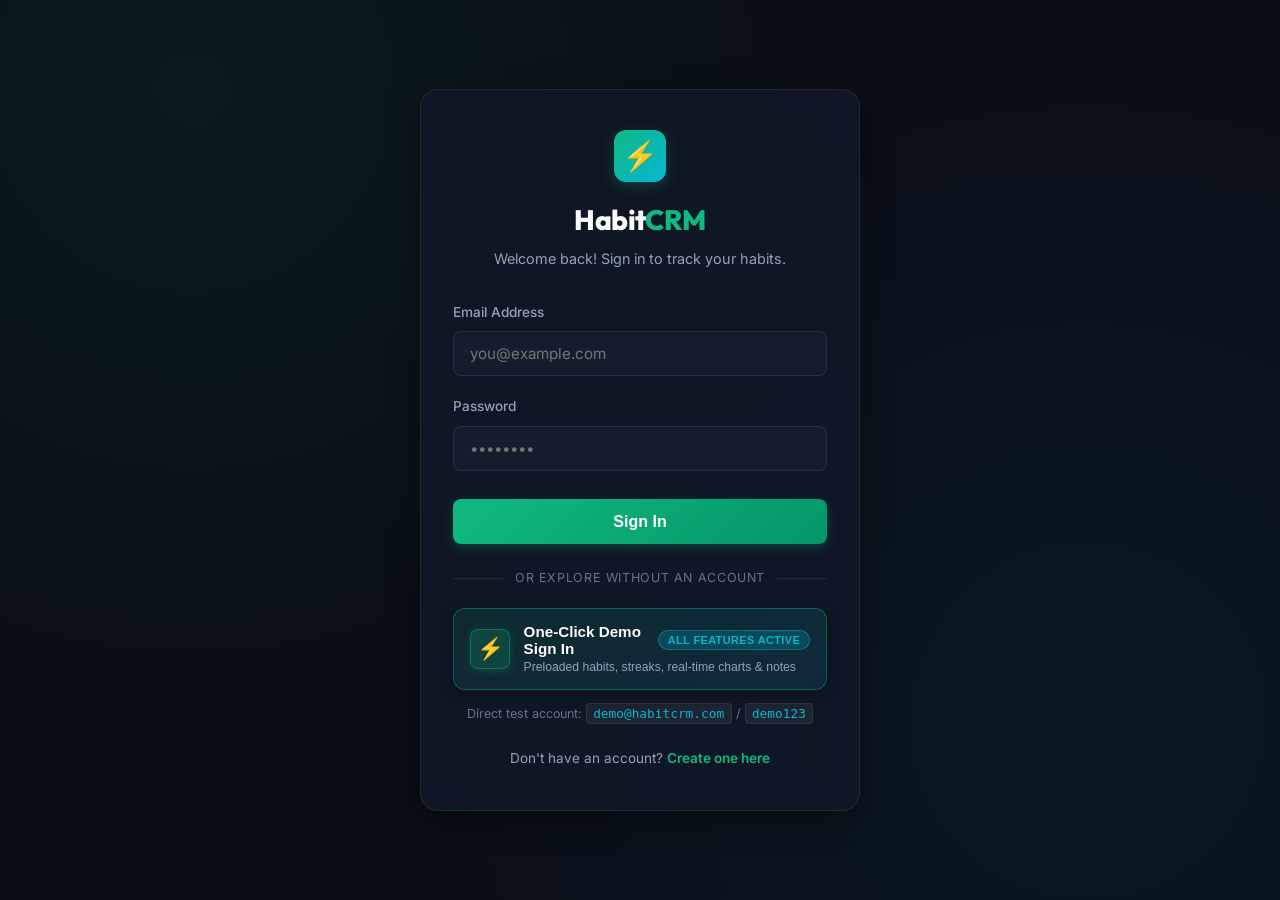
<file: templates/login.html>
<!DOCTYPE html>
<html lang="en">
<head>
    <meta charset="UTF-8">
    <meta name="viewport" content="width=device-width, initial-scale=1.0">
    <title>Sign In — Habit CRM</title>
    <meta name="description" content="Sign in to your personal Habit CRM and Life OS daily consistency tracker.">
    <!-- Google Fonts: Inter & Outfit -->
    <link rel="preconnect" href="https://fonts.googleapis.com">
    <link rel="preconnect" href="https://fonts.gstatic.com" crossorigin>
    <link href="https://fonts.googleapis.com/css2?family=Inter:wght@300;400;500;600;700&family=Outfit:wght@600;700;800&display=swap" rel="stylesheet">
    <link rel="stylesheet" href="/static/css/style.css?v=20261107_v5">
    <style>
        .auth-container {
            min-height: 100vh;
            display: flex;
            align-items: center;
            justify-content: center;
            padding: 1.5rem;
        }
        .auth-card {
            width: 100%;
            max-width: 440px;
            padding: 2.5rem 2rem;
            border-radius: var(--radius-lg);
            border: 1px solid var(--border-color);
            background: var(--bg-card);
            backdrop-filter: blur(16px);
            -webkit-backdrop-filter: blur(16px);
            box-shadow: var(--shadow-glass);
        }
        .auth-header {
            text-align: center;
            margin-bottom: 2rem;
        }
        .auth-logo {
            width: 52px;
            height: 52px;
            margin: 0 auto 1rem;
            background: linear-gradient(135deg, var(--accent-emerald), var(--accent-cyan));
            border-radius: var(--radius-md);
            display: flex;
            align-items: center;
            justify-content: center;
            font-size: 1.8rem;
            box-shadow: 0 4px 15px var(--accent-emerald-glow);
        }
        .auth-title {
            font-size: 1.75rem;
            font-weight: 800;
            color: var(--text-primary);
            margin-bottom: 0.25rem;
        }
        .auth-title span {
            color: var(--accent-emerald);
        }
        .auth-sub {
            color: var(--text-secondary);
            font-size: 0.9rem;
        }
        .auth-error {
            background: rgba(244, 63, 94, 0.15);
            border: 1px solid rgba(244, 63, 94, 0.4);
            color: #fca5a5;
            padding: 0.75rem 1rem;
            border-radius: var(--radius-sm);
            margin-bottom: 1.25rem;
            font-size: 0.85rem;
            display: none;
        }
        .auth-field {
            margin-bottom: 1.25rem;
        }
        .auth-label {
            display: block;
            margin-bottom: 0.5rem;
            font-size: 0.85rem;
            font-weight: 500;
            color: var(--text-secondary);
        }
        .auth-input {
            width: 100%;
            padding: 0.75rem 1rem;
            border-radius: var(--radius-sm);
            border: 1px solid var(--border-color);
            background: var(--bg-input);
            color: var(--text-primary);
            font-size: 0.95rem;
            font-family: inherit;
            transition: var(--transition);
        }
        .auth-input:focus {
            outline: none;
            border-color: var(--border-focus);
            box-shadow: 0 0 0 3px var(--accent-emerald-glow);
        }
        .auth-btn {
            width: 100%;
            padding: 0.85rem;
            margin-top: 0.5rem;
            font-size: 1rem;
            font-weight: 600;
        }
        .auth-divider {
            display: flex;
            align-items: center;
            text-align: center;
            margin: 1.5rem 0 1.25rem;
            color: var(--text-muted);
            font-size: 0.78rem;
            text-transform: uppercase;
            letter-spacing: 0.05em;
        }
        .auth-divider::before,
        .auth-divider::after {
            content: '';
            flex: 1;
            border-bottom: 1px solid var(--border-color);
        }
        .auth-divider span {
            padding: 0 0.75rem;
        }
        .auth-demo-btn {
            width: 100%;
            padding: 0.85rem 1rem;
            background: linear-gradient(135deg, rgba(16, 185, 129, 0.12), rgba(6, 182, 212, 0.12));
            border: 1px solid rgba(16, 185, 129, 0.4);
            border-radius: var(--radius-md);
            color: var(--text-primary);
            display: flex;
            align-items: center;
            cursor: pointer;
            transition: all 0.25s cubic-bezier(0.4, 0, 0.2, 1);
            box-shadow: 0 4px 14px rgba(0, 0, 0, 0.25);
            text-decoration: none;
            position: relative;
        }
        .auth-demo-btn:hover {
            background: linear-gradient(135deg, rgba(16, 185, 129, 0.22), rgba(6, 182, 212, 0.22));
            border-color: var(--accent-emerald);
            transform: translateY(-2px);
            box-shadow: 0 6px 20px rgba(16, 185, 129, 0.3);
        }
        .auth-demo-btn:active {
            transform: translateY(0);
        }
        .demo-btn-content {
            display: flex;
            align-items: center;
            gap: 0.85rem;
            width: 100%;
            text-align: left;
        }
        .demo-icon {
            font-size: 1.35rem;
            display: flex;
            align-items: center;
            justify-content: center;
            width: 40px;
            height: 40px;
            border-radius: var(--radius-sm);
            background: rgba(16, 185, 129, 0.2);
            border: 1px solid rgba(16, 185, 129, 0.4);
            flex-shrink: 0;
            box-shadow: 0 2px 8px var(--accent-emerald-glow);
        }
        .demo-text-wrap {
            display: flex;
            flex-direction: column;
            flex-grow: 1;
            gap: 0.2rem;
        }
        .demo-title-row {
            display: flex;
            align-items: center;
            justify-content: space-between;
            gap: 0.5rem;
        }
        .demo-title-row strong {
            font-size: 0.95rem;
            color: #ffffff;
            font-weight: 700;
        }
        .demo-badge {
            font-size: 0.68rem;
            font-weight: 700;
            text-transform: uppercase;
            letter-spacing: 0.04em;
            padding: 0.2rem 0.55rem;
            border-radius: 9999px;
            background: rgba(6, 182, 212, 0.22);
            color: var(--accent-cyan);
            border: 1px solid rgba(6, 182, 212, 0.4);
            white-space: nowrap;
        }
        .demo-subtitle {
            font-size: 0.76rem;
            color: var(--text-secondary);
            font-weight: 400;
            line-height: 1.3;
        }
        .demo-credentials-note {
            margin-top: 0.85rem;
            text-align: center;
            font-size: 0.78rem;
            color: var(--text-muted);
        }
        .demo-credentials-note code {
            background: rgba(255, 255, 255, 0.06);
            border: 1px solid var(--border-color);
            padding: 0.15rem 0.4rem;
            border-radius: 4px;
            color: var(--accent-cyan);
            font-family: monospace;
            font-size: 0.8rem;
            cursor: pointer;
            transition: var(--transition);
        }
        .demo-credentials-note code:hover {
            background: rgba(6, 182, 212, 0.15);
            border-color: var(--accent-cyan);
            color: #ffffff;
        }
        .demo-spinner {
            width: 16px;
            height: 16px;
            border: 2px solid rgba(16, 185, 129, 0.3);
            border-top-color: var(--accent-emerald);
            border-radius: 50%;
            animation: spin 0.8s linear infinite;
            display: inline-block;
        }
        @keyframes spin {
            to { transform: rotate(360deg); }
        }
        .auth-footer {
            margin-top: 1.5rem;
            text-align: center;
            font-size: 0.85rem;
            color: var(--text-secondary);
        }
        .auth-footer a {
            color: var(--accent-emerald);
            text-decoration: none;
            font-weight: 600;
        }
        .auth-footer a:hover {
            text-decoration: underline;
        }
    </style>
</head>
<body class="dark-theme">
    <div class="auth-container">
        <div class="auth-card">
            <div class="auth-header">
                <div class="auth-logo">⚡</div>
                <h1 class="auth-title">Habit<span>CRM</span></h1>
                <p class="auth-sub">Welcome back! Sign in to track your habits.</p>
            </div>

            <div id="auth-error-box" class="auth-error"></div>

            <form id="login-form" onsubmit="handleLogin(event)">
                <div class="auth-field">
                    <label for="email" class="auth-label">Email Address</label>
                    <input type="email" id="email" class="auth-input" required placeholder="you@example.com" autocomplete="email">
                </div>

                <div class="auth-field">
                    <label for="password" class="auth-label">Password</label>
                    <input type="password" id="password" class="auth-input" required placeholder="••••••••" autocomplete="current-password">
                </div>

                <button type="submit" class="btn btn-primary auth-btn" id="login-btn">Sign In</button>
            </form>

            <div class="auth-divider">
                <span>or explore without an account</span>
            </div>

            <button type="button" class="btn auth-demo-btn" id="demo-btn" onclick="handleDemoLogin(event)">
                <div class="demo-btn-content">
                    <span class="demo-icon">⚡</span>
                    <div class="demo-text-wrap">
                        <div class="demo-title-row">
                            <strong>One-Click Demo Sign In</strong>
                            <span class="demo-badge">All Features Active</span>
                        </div>
                        <span class="demo-subtitle">Preloaded habits, streaks, real-time charts &amp; notes</span>
                    </div>
                </div>
            </button>

            <div class="demo-credentials-note">
                <span>Direct test account: <code onclick="prefillDemo('demo@habitcrm.com', 'demo123')" title="Click to fill form">demo@habitcrm.com</code> / <code onclick="prefillDemo('demo@habitcrm.com', 'demo123')" title="Click to fill form">demo123</code></span>
            </div>

            <div class="auth-footer">
                Don't have an account? <a href="/register">Create one here</a>
            </div>
        </div>
    </div>

    <script>
        function prefillDemo(email, pass) {
            document.getElementById("email").value = email;
            document.getElementById("password").value = pass;
            const errBox = document.getElementById("auth-error-box");
            if (errBox) errBox.style.display = "none";
            document.getElementById("password").focus();
        }

        async function handleDemoLogin(e) {
            if (e) e.preventDefault();
            const errBox = document.getElementById("auth-error-box");
            const demoBtn = document.getElementById("demo-btn");
            const loginBtn = document.getElementById("login-btn");

            errBox.style.display = "none";
            demoBtn.disabled = true;
            loginBtn.disabled = true;

            const originalContent = demoBtn.innerHTML;
            demoBtn.innerHTML = `
                <div class="demo-btn-content" style="justify-content: center; width: 100%;">
                    <span class="demo-spinner"></span>
                    <strong style="margin-left: 0.5rem; color: #10b981;">Launching Demo Environment...</strong>
                </div>
            `;

            try {
                const res = await fetch("/api/auth/demo-login", {
                    method: "POST",
                    headers: { "Content-Type": "application/json" }
                });
                const data = await res.json();
                if (!res.ok) {
                    throw new Error(data.detail || "Unable to initialize demo account.");
                }
                window.location.href = "/";
            } catch (err) {
                errBox.textContent = err.message;
                errBox.style.display = "block";
                demoBtn.disabled = false;
                loginBtn.disabled = false;
                demoBtn.innerHTML = originalContent;
            }
        }

        async function handleLogin(e) {
            e.preventDefault();
            const email = document.getElementById("email").value.trim();
            const password = document.getElementById("password").value;
            const errBox = document.getElementById("auth-error-box");
            const btn = document.getElementById("login-btn");

            errBox.style.display = "none";
            btn.disabled = true;
            btn.textContent = "Signing in...";

            try {
                const res = await fetch("/api/auth/login", {
                    method: "POST",
                    headers: { "Content-Type": "application/json" },
                    body: JSON.stringify({ email, password })
                });
                const data = await res.json();
                if (!res.ok) {
                    throw new Error(data.detail || "Invalid credentials");
                }
                window.location.href = "/";
            } catch (err) {
                errBox.textContent = err.message;
                errBox.style.display = "block";
                btn.disabled = false;
                btn.textContent = "Sign In";
            }
        }
    </script>
</body>
</html>
</file>
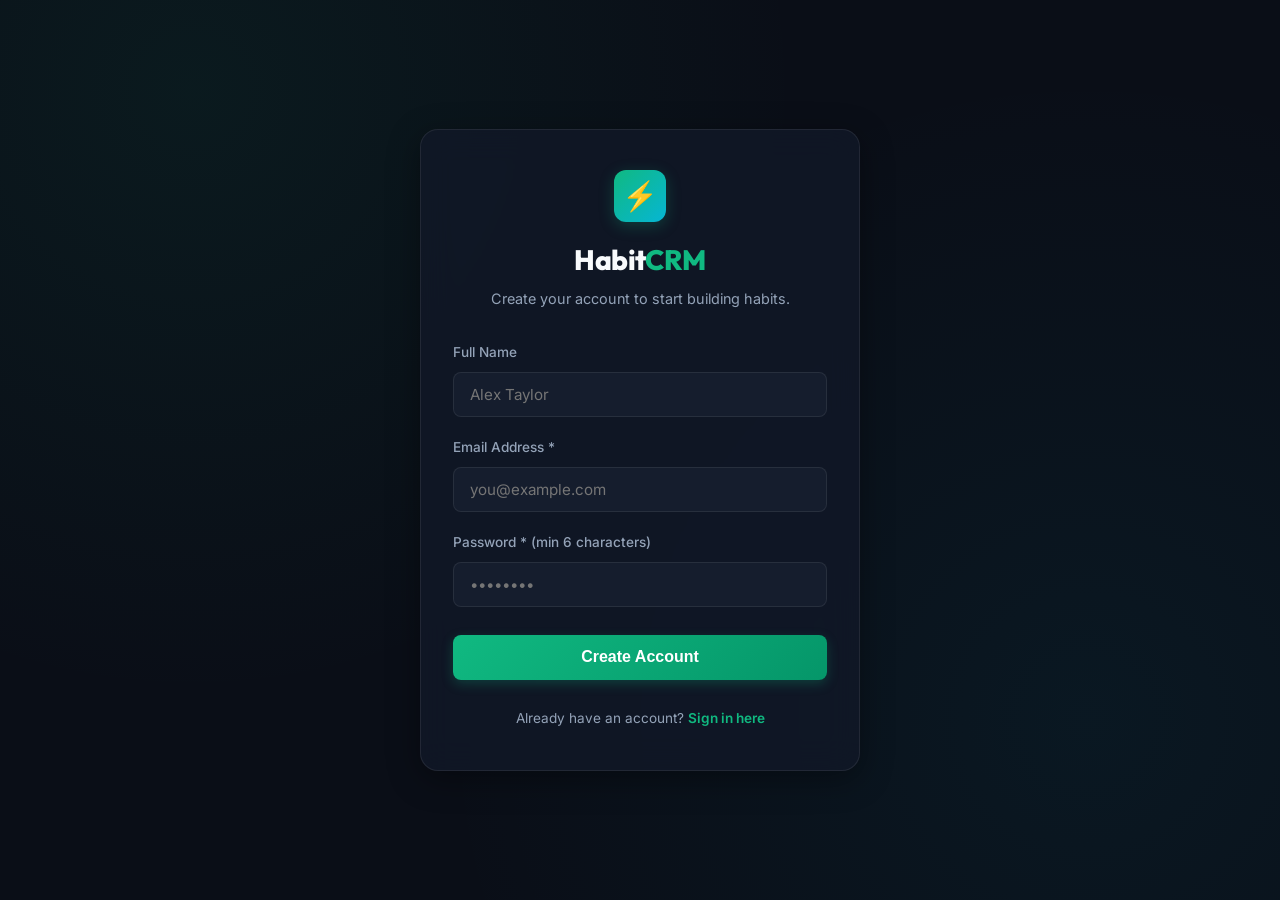
<file: templates/register.html>
<!DOCTYPE html>
<html lang="en">
<head>
    <meta charset="UTF-8">
    <meta name="viewport" content="width=device-width, initial-scale=1.0">
    <title>Create Account — Habit CRM</title>
    <meta name="description" content="Create your personal Habit CRM account to begin tracking daily consistency.">
    <!-- Google Fonts: Inter & Outfit -->
    <link rel="preconnect" href="https://fonts.googleapis.com">
    <link rel="preconnect" href="https://fonts.gstatic.com" crossorigin>
    <link href="https://fonts.googleapis.com/css2?family=Inter:wght@300;400;500;600;700&family=Outfit:wght@600;700;800&display=swap" rel="stylesheet">
    <link rel="stylesheet" href="/static/css/style.css?v=20261107_v5">
    <style>
        .auth-container {
            min-height: 100vh;
            display: flex;
            align-items: center;
            justify-content: center;
            padding: 1.5rem;
        }
        .auth-card {
            width: 100%;
            max-width: 440px;
            padding: 2.5rem 2rem;
            border-radius: var(--radius-lg);
            border: 1px solid var(--border-color);
            background: var(--bg-card);
            backdrop-filter: blur(16px);
            -webkit-backdrop-filter: blur(16px);
            box-shadow: var(--shadow-glass);
        }
        .auth-header {
            text-align: center;
            margin-bottom: 2rem;
        }
        .auth-logo {
            width: 52px;
            height: 52px;
            margin: 0 auto 1rem;
            background: linear-gradient(135deg, var(--accent-emerald), var(--accent-cyan));
            border-radius: var(--radius-md);
            display: flex;
            align-items: center;
            justify-content: center;
            font-size: 1.8rem;
            box-shadow: 0 4px 15px var(--accent-emerald-glow);
        }
        .auth-title {
            font-size: 1.75rem;
            font-weight: 800;
            color: var(--text-primary);
            margin-bottom: 0.25rem;
        }
        .auth-title span {
            color: var(--accent-emerald);
        }
        .auth-sub {
            color: var(--text-secondary);
            font-size: 0.9rem;
        }
        .auth-error {
            background: rgba(244, 63, 94, 0.15);
            border: 1px solid rgba(244, 63, 94, 0.4);
            color: #fca5a5;
            padding: 0.75rem 1rem;
            border-radius: var(--radius-sm);
            margin-bottom: 1.25rem;
            font-size: 0.85rem;
            display: none;
        }
        .auth-field {
            margin-bottom: 1.25rem;
        }
        .auth-label {
            display: block;
            margin-bottom: 0.5rem;
            font-size: 0.85rem;
            font-weight: 500;
            color: var(--text-secondary);
        }
        .auth-input {
            width: 100%;
            padding: 0.75rem 1rem;
            border-radius: var(--radius-sm);
            border: 1px solid var(--border-color);
            background: var(--bg-input);
            color: var(--text-primary);
            font-size: 0.95rem;
            font-family: inherit;
            transition: var(--transition);
        }
        .auth-input:focus {
            outline: none;
            border-color: var(--border-focus);
            box-shadow: 0 0 0 3px var(--accent-emerald-glow);
        }
        .auth-btn {
            width: 100%;
            padding: 0.85rem;
            margin-top: 0.5rem;
            font-size: 1rem;
            font-weight: 600;
        }
        .auth-footer {
            margin-top: 1.75rem;
            text-align: center;
            font-size: 0.85rem;
            color: var(--text-secondary);
        }
        .auth-footer a {
            color: var(--accent-emerald);
            text-decoration: none;
            font-weight: 600;
        }
        .auth-footer a:hover {
            text-decoration: underline;
        }
    </style>
</head>
<body class="dark-theme">
    <div class="auth-container">
        <div class="auth-card">
            <div class="auth-header">
                <div class="auth-logo">⚡</div>
                <h1 class="auth-title">Habit<span>CRM</span></h1>
                <p class="auth-sub">Create your account to start building habits.</p>
            </div>

            <div id="auth-error-box" class="auth-error"></div>

            <form id="register-form" onsubmit="handleRegister(event)">
                <div class="auth-field">
                    <label for="full_name" class="auth-label">Full Name</label>
                    <input type="text" id="full_name" class="auth-input" placeholder="Alex Taylor" autocomplete="name">
                </div>

                <div class="auth-field">
                    <label for="email" class="auth-label">Email Address *</label>
                    <input type="email" id="email" class="auth-input" required placeholder="you@example.com" autocomplete="email">
                </div>

                <div class="auth-field">
                    <label for="password" class="auth-label">Password * (min 6 characters)</label>
                    <input type="password" id="password" class="auth-input" required minlength="6" placeholder="••••••••" autocomplete="new-password">
                </div>

                <button type="submit" class="btn btn-primary auth-btn" id="reg-btn">Create Account</button>
            </form>

            <div class="auth-footer">
                Already have an account? <a href="/login">Sign in here</a>
            </div>
        </div>
    </div>

    <script>
        async function handleRegister(e) {
            e.preventDefault();
            const fullName = document.getElementById("full_name").value.trim();
            const email = document.getElementById("email").value.trim();
            const password = document.getElementById("password").value;
            const errBox = document.getElementById("auth-error-box");
            const btn = document.getElementById("reg-btn");

            errBox.style.display = "none";
            btn.disabled = true;
            btn.textContent = "Creating account...";

            try {
                const res = await fetch("/api/auth/register", {
                    method: "POST",
                    headers: { "Content-Type": "application/json" },
                    body: JSON.stringify({ email, password, full_name: fullName })
                });
                const data = await res.json();
                if (!res.ok) {
                    throw new Error(data.detail || "Registration failed");
                }
                window.location.href = data.redirect || "/onboarding";
            } catch (err) {
                errBox.textContent = err.message;
                errBox.style.display = "block";
                btn.disabled = false;
                btn.textContent = "Create Account";
            }
        }
    </script>
</body>
</html>
</file>
<file: static/css/style.css>
/* ========================================================
   HABIT CRM - MODERN PREMIUM DARK STYLING
   ======================================================== */

:root {
    --bg-main: #0a0e17;
    --bg-card: rgba(17, 24, 39, 0.85);
    --bg-card-hover: rgba(26, 36, 56, 0.9);
    --bg-input: #151d2d;
    --border-color: rgba(255, 255, 255, 0.08);
    --border-focus: #10b981;

    --text-primary: #f8fafc;
    --text-secondary: #94a3b8;
    --text-muted: #64748b;

    --accent-emerald: #10b981;
    --accent-emerald-glow: rgba(16, 185, 129, 0.25);
    --accent-cyan: #06b6d4;
    --accent-violet: #8b5cf6;
    --accent-amber: #f59e0b;
    --accent-rose: #f43f5e;

    --today-highlight: rgba(16, 185, 129, 0.08);
    --today-border: rgba(16, 185, 129, 0.35);

    --radius-sm: 8px;
    --radius-md: 12px;
    --radius-lg: 18px;
    --shadow-glass: 0 8px 32px 0 rgba(0, 0, 0, 0.37);
    --transition: all 0.25s cubic-bezier(0.4, 0, 0.2, 1);
}

* {
    box-sizing: border-box;
    margin: 0;
    padding: 0;
}

body {
    font-family: 'Inter', -apple-system, BlinkMacSystemFont, 'Segoe UI', Roboto, sans-serif;
    background-color: var(--bg-main);
    color: var(--text-primary);
    line-height: 1.6;
    min-height: 100vh;
    background-image: 
        radial-gradient(circle at 15% 10%, rgba(16, 185, 129, 0.07) 0%, transparent 45%),
        radial-gradient(circle at 85% 80%, rgba(6, 182, 212, 0.06) 0%, transparent 50%);
    background-attachment: fixed;
}

h1, h2, h3, h4, .brand-font {
    font-family: 'Outfit', sans-serif;
    letter-spacing: -0.02em;
}

/* Header */
.app-header {
    background: rgba(10, 14, 23, 0.85);
    backdrop-filter: blur(16px);
    -webkit-backdrop-filter: blur(16px);
    border-bottom: 1px solid var(--border-color);
    position: sticky;
    top: 0;
    z-index: 100;
}

.header-container {
    max-width: 1440px;
    margin: 0 auto;
    padding: 1rem 1.5rem;
    display: flex;
    align-items: center;
    justify-content: space-between;
    gap: 1.5rem;
    flex-wrap: wrap;
}

.logo-area {
    display: flex;
    align-items: center;
    gap: 0.75rem;
}

.logo-icon {
    width: 42px;
    height: 42px;
    background: linear-gradient(135deg, var(--accent-emerald), var(--accent-cyan));
    border-radius: var(--radius-md);
    display: flex;
    align-items: center;
    justify-content: center;
    font-size: 1.4rem;
    box-shadow: 0 4px 15px var(--accent-emerald-glow);
}

.logo-text h1 {
    font-size: 1.5rem;
    font-weight: 800;
    line-height: 1.1;
    color: #fff;
}

.logo-text h1 span {
    color: var(--accent-emerald);
}

.tagline {
    font-size: 0.75rem;
    color: var(--text-muted);
    font-weight: 500;
}

/* Database Badge */
.db-status-pill {
    display: flex;
    align-items: center;
    gap: 0.75rem;
    background: rgba(255, 255, 255, 0.03);
    border: 1px solid var(--border-color);
    padding: 0.4rem 0.9rem;
    border-radius: 9999px;
    font-size: 0.8rem;
}

.pulse-dot {
    width: 8px;
    height: 8px;
    border-radius: 50%;
    position: relative;
}

.pulse-dot.rds-active {
    background: #06b6d4;
    box-shadow: 0 0 10px #06b6d4;
}

.pulse-dot.local-active {
    background: #10b981;
    box-shadow: 0 0 10px #10b981;
}

.db-details {
    display: flex;
    flex-direction: column;
}

.db-title {
    font-weight: 600;
    color: var(--text-primary);
    font-size: 0.75rem;
}

.db-target {
    font-size: 0.7rem;
    color: var(--text-muted);
    max-width: 150px;
    white-space: nowrap;
    overflow: hidden;
    text-overflow: ellipsis;
}

.rds-badge {
    background: rgba(6, 182, 212, 0.2);
    color: #38bdf8;
    font-weight: 700;
    font-size: 0.65rem;
    padding: 2px 6px;
    border-radius: 4px;
    text-transform: uppercase;
}

.sqlite-badge {
    background: rgba(16, 185, 129, 0.2);
    color: #34d399;
    font-weight: 700;
    font-size: 0.65rem;
    padding: 2px 6px;
    border-radius: 4px;
    text-transform: uppercase;
}

/* Header Buttons */
.header-actions {
    display: flex;
    align-items: center;
    gap: 0.75rem;
}

.user-pill-badge {
    display: inline-flex;
    align-items: center;
    gap: 0.6rem;
    background: rgba(255, 255, 255, 0.04);
    border: 1px solid var(--border-color);
    padding: 0.35rem 0.8rem;
    border-radius: 9999px;
    font-size: 0.8rem;
}

.user-pill-name {
    font-weight: 600;
    color: var(--text-primary);
    max-width: 140px;
    white-space: nowrap;
    overflow: hidden;
    text-overflow: ellipsis;
}

.btn-logout {
    color: var(--accent-rose);
    text-decoration: none;
    font-size: 0.75rem;
    font-weight: 600;
    padding: 0.2rem 0.5rem;
    border-radius: var(--radius-sm);
    background: rgba(244, 63, 94, 0.1);
    border: 1px solid rgba(244, 63, 94, 0.25);
    transition: var(--transition);
}

.btn-logout:hover {
    background: rgba(244, 63, 94, 0.2);
    border-color: rgba(244, 63, 94, 0.4);
}

.user-demo-tag {
    font-size: 0.68rem;
    font-weight: 700;
    text-transform: uppercase;
    letter-spacing: 0.04em;
    padding: 0.15rem 0.5rem;
    border-radius: 9999px;
    background: rgba(16, 185, 129, 0.2);
    color: var(--accent-emerald);
    border: 1px solid rgba(16, 185, 129, 0.4);
}

.demo-account-banner {
    background: linear-gradient(135deg, rgba(16, 185, 129, 0.08), rgba(6, 182, 212, 0.08));
    border: 1px solid rgba(16, 185, 129, 0.3);
    border-radius: var(--radius-md);
    padding: 1rem 1.25rem;
    margin-bottom: 1.5rem;
    display: flex;
    align-items: center;
    justify-content: space-between;
    gap: 1.5rem;
    flex-wrap: wrap;
    box-shadow: 0 4px 20px rgba(0, 0, 0, 0.2);
}

.demo-banner-info {
    display: flex;
    align-items: center;
    gap: 0.85rem;
    flex: 1;
    min-width: 260px;
}

.demo-banner-sparkle {
    font-size: 1.35rem;
    line-height: 1;
    display: flex;
    align-items: center;
    justify-content: center;
    width: 38px;
    height: 38px;
    border-radius: var(--radius-sm);
    background: rgba(16, 185, 129, 0.18);
    border: 1px solid rgba(16, 185, 129, 0.35);
    flex-shrink: 0;
}

.demo-banner-info strong {
    display: block;
    font-size: 0.95rem;
    color: #ffffff;
    margin-bottom: 0.2rem;
}

.demo-banner-info p {
    font-size: 0.82rem;
    color: var(--text-secondary);
    margin: 0;
    line-height: 1.4;
}

.demo-banner-actions {
    display: flex;
    align-items: center;
    gap: 0.75rem;
    flex-wrap: wrap;
}

.btn-demo-action {
    padding: 0.5rem 0.9rem;
    border-radius: var(--radius-sm);
    font-size: 0.82rem;
    font-weight: 600;
    cursor: pointer;
    border: 1px solid var(--border-color);
    background: rgba(255, 255, 255, 0.05);
    color: var(--text-primary);
    transition: var(--transition);
    text-decoration: none;
    display: inline-flex;
    align-items: center;
    gap: 0.4rem;
}

.btn-demo-action:hover {
    background: rgba(255, 255, 255, 0.12);
    border-color: rgba(255, 255, 255, 0.2);
    transform: translateY(-1px);
}

.btn-demo-create {
    background: linear-gradient(135deg, var(--accent-emerald), #059669);
    border-color: transparent;
    color: #ffffff;
    box-shadow: 0 4px 12px var(--accent-emerald-glow);
}

.btn-demo-create:hover {
    background: linear-gradient(135deg, #10b981, #047857);
    color: #ffffff;
    box-shadow: 0 6px 16px rgba(16, 185, 129, 0.4);
}

.btn {
    display: inline-flex;
    align-items: center;
    justify-content: center;
    gap: 0.5rem;
    padding: 0.6rem 1.1rem;
    border-radius: var(--radius-sm);
    font-size: 0.85rem;
    font-weight: 600;
    cursor: pointer;
    border: none;
    transition: var(--transition);
    text-decoration: none;
}

.btn-primary {
    background: linear-gradient(135deg, var(--accent-emerald), #059669);
    color: #fff;
    box-shadow: 0 4px 12px var(--accent-emerald-glow);
}

.btn-primary:hover {
    transform: translateY(-1px);
    box-shadow: 0 6px 18px rgba(16, 185, 129, 0.4);
}

.btn-secondary {
    background: rgba(255, 255, 255, 0.05);
    color: var(--text-primary);
    border: 1px solid var(--border-color);
}

.btn-secondary:hover {
    background: rgba(255, 255, 255, 0.09);
    border-color: rgba(255, 255, 255, 0.2);
}

.btn-danger {
    background: #ef4444;
    color: #fff;
}

.btn-danger:hover {
    background: #dc2626;
}

.btn-outline {
    background: transparent;
    border: 1px solid var(--border-color);
    color: var(--text-primary);
}

.btn-sm {
    padding: 0.35rem 0.75rem;
    font-size: 0.75rem;
}

/* Main Layout */
.main-content {
    max-width: 1440px;
    margin: 0 auto;
    padding: 1.5rem;
    display: flex;
    flex-direction: column;
    gap: 1.5rem;
}

/* Glass Card */
.glass-card {
    background: var(--bg-card);
    backdrop-filter: blur(12px);
    -webkit-backdrop-filter: blur(12px);
    border: 1px solid var(--border-color);
    border-radius: var(--radius-md);
    box-shadow: var(--shadow-glass);
    padding: 1.25rem;
}

/* Metrics Grid */
.metrics-grid {
    display: grid;
    grid-template-columns: repeat(auto-fit, minmax(240px, 1fr));
    gap: 1rem;
}

.metric-card {
    display: flex;
    flex-direction: column;
    gap: 0.6rem;
    position: relative;
    overflow: hidden;
}

.metric-header {
    display: flex;
    align-items: center;
    justify-content: space-between;
}

.metric-label {
    font-size: 0.8rem;
    font-weight: 600;
    color: var(--text-secondary);
    text-transform: uppercase;
    letter-spacing: 0.05em;
}

.metric-icon {
    font-size: 1.1rem;
}

.metric-value-row {
    display: flex;
    align-items: baseline;
    gap: 0.5rem;
}

.metric-number {
    font-size: 2rem;
    font-weight: 800;
    color: #fff;
    font-family: 'Outfit', sans-serif;
}

.metric-sub {
    font-size: 0.8rem;
    color: var(--text-muted);
}

.metric-caption {
    font-size: 0.75rem;
    color: var(--text-muted);
}

.progress-bar-container {
    height: 6px;
    background: rgba(255, 255, 255, 0.06);
    border-radius: 999px;
    overflow: hidden;
    margin-top: 0.25rem;
}

.progress-bar-fill {
    height: 100%;
    background: linear-gradient(90deg, var(--accent-emerald), var(--accent-cyan));
    border-radius: 999px;
    transition: width 0.4s ease;
}

.progress-bar-fill.accent-fill {
    background: linear-gradient(90deg, var(--accent-violet), #ec4899);
}

/* Filters Card */
.filters-card {
    padding: 1rem 1.25rem;
}

.filters-container {
    display: flex;
    align-items: center;
    justify-content: space-between;
    gap: 1.5rem;
    flex-wrap: wrap;
}

.month-filter-group {
    display: flex;
    align-items: center;
    gap: 0.75rem;
}

.filter-label {
    font-size: 0.85rem;
    font-weight: 600;
    color: var(--text-secondary);
}

.form-select, .form-input {
    background: var(--bg-input);
    border: 1px solid var(--border-color);
    color: var(--text-primary);
    padding: 0.5rem 0.85rem;
    border-radius: var(--radius-sm);
    font-size: 0.85rem;
    outline: none;
    transition: var(--transition);
}

.form-select:focus, .form-input:focus {
    border-color: var(--border-focus);
    box-shadow: 0 0 0 2px var(--accent-emerald-glow);
}

.period-select-wrap {
    display: flex;
    align-items: center;
    gap: 0.5rem;
}

/* Week Navigator */
.week-navigator {
    display: flex;
    align-items: center;
    gap: 0.75rem;
    flex-wrap: wrap;
}

.nav-btn {
    background: rgba(255, 255, 255, 0.04);
    border: 1px solid var(--border-color);
    color: var(--text-primary);
    padding: 0.45rem 0.85rem;
    border-radius: var(--radius-sm);
    font-size: 0.8rem;
    font-weight: 600;
    text-decoration: none;
    transition: var(--transition);
}

.nav-btn:hover {
    background: rgba(255, 255, 255, 0.08);
    border-color: rgba(255, 255, 255, 0.2);
}

.week-display {
    display: flex;
    align-items: center;
    gap: 0.6rem;
    background: rgba(0, 0, 0, 0.25);
    padding: 0.4rem 0.9rem;
    border-radius: var(--radius-sm);
    border: 1px solid var(--border-color);
}

.week-badge {
    font-weight: 700;
    font-size: 0.8rem;
    color: var(--accent-emerald);
}

.week-dates {
    font-size: 0.8rem;
    font-weight: 500;
    color: var(--text-secondary);
}

.current-week-tag {
    background: var(--accent-emerald-glow);
    color: var(--accent-emerald);
    font-size: 0.65rem;
    font-weight: 700;
    padding: 2px 6px;
    border-radius: 4px;
    text-transform: uppercase;
}

/* Tracker Section & Table */
.tracker-section {
    padding: 1.5rem;
}

.section-header {
    display: flex;
    align-items: flex-start;
    justify-content: space-between;
    margin-bottom: 1.25rem;
    gap: 1rem;
    flex-wrap: wrap;
}

.section-title {
    font-size: 1.25rem;
    font-weight: 700;
    color: #fff;
}

.section-desc {
    font-size: 0.8rem;
    color: var(--text-muted);
    margin-top: 2px;
}

.legend {
    display: flex;
    align-items: center;
    gap: 1rem;
    font-size: 0.75rem;
    color: var(--text-secondary);
}

.legend-item {
    display: flex;
    align-items: center;
    gap: 0.4rem;
}

.legend-dot {
    width: 8px;
    height: 8px;
    border-radius: 50%;
}

.today-dot {
    background: var(--accent-emerald);
    box-shadow: 0 0 6px var(--accent-emerald);
}

.done-dot {
    background: var(--accent-emerald);
}

.empty-dot {
    background: rgba(255, 255, 255, 0.2);
}

/* Table */
.table-responsive {
    overflow-x: auto;
}

.habit-table {
    width: 100%;
    border-collapse: separate;
    border-spacing: 0;
    font-size: 0.85rem;
}

.habit-table th {
    padding: 0.85rem 0.6rem;
    background: rgba(0, 0, 0, 0.25);
    font-weight: 600;
    text-align: center;
    color: var(--text-secondary);
    border-bottom: 1px solid var(--border-color);
}

.habit-table th.th-habit {
    text-align: left;
    min-width: 240px;
    padding-left: 1rem;
}

.habit-table th.th-category {
    text-align: left;
    width: 110px;
}

.habit-table th.th-progress {
    width: 150px;
}

.habit-table th.th-streak {
    width: 80px;
}

.habit-table th.th-actions {
    width: 90px;
}

.day-col-header {
    display: flex;
    flex-direction: column;
    align-items: center;
    gap: 2px;
}

.day-abbr {
    font-size: 0.7rem;
    text-transform: uppercase;
    letter-spacing: 0.05em;
    color: var(--text-muted);
}

.day-num {
    font-size: 0.95rem;
    font-weight: 700;
    color: var(--text-primary);
}

.day-month {
    font-size: 0.65rem;
    color: var(--text-muted);
}

.th-today {
    background: var(--today-highlight) !important;
    border-top: 2px solid var(--accent-emerald);
}

.th-today .day-abbr, .th-today .day-num {
    color: var(--accent-emerald);
}

.habit-row {
    transition: background 0.15s ease;
}

.habit-row:hover {
    background: var(--bg-card-hover);
}

.habit-table td {
    padding: 0.75rem 0.6rem;
    border-bottom: 1px solid rgba(255, 255, 255, 0.04);
    vertical-align: middle;
}

.td-habit {
    padding-left: 1rem !important;
}

.habit-title-wrapper {
    display: flex;
    align-items: center;
    gap: 0.75rem;
}

.habit-icon-pill {
    width: 36px;
    height: 36px;
    border-radius: var(--radius-sm);
    display: flex;
    align-items: center;
    justify-content: center;
    font-size: 1.15rem;
    flex-shrink: 0;
}

.habit-meta {
    display: flex;
    flex-direction: column;
}

.habit-name {
    font-weight: 600;
    color: #fff;
    font-size: 0.9rem;
}

.habit-desc {
    font-size: 0.7rem;
    color: var(--text-muted);
    max-width: 220px;
    white-space: nowrap;
    overflow: hidden;
    text-overflow: ellipsis;
}

.category-badge {
    background: rgba(255, 255, 255, 0.05);
    color: var(--text-secondary);
    font-size: 0.7rem;
    font-weight: 600;
    padding: 3px 8px;
    border-radius: 999px;
    border: 1px solid var(--border-color);
}

/* Tick Button */
.td-day {
    text-align: center;
}

.td-today-cell {
    background: var(--today-highlight);
}

.tick-cell-wrapper {
    display: inline-flex;
    flex-direction: column;
    align-items: center;
    gap: 2px;
}

.note-pill-btn {
    background: transparent;
    border: none;
    cursor: pointer;
    font-size: 0.65rem;
    opacity: 0.25;
    padding: 0;
    line-height: 1;
    transition: opacity 0.15s ease, transform 0.15s ease;
}

.note-pill-btn:hover {
    opacity: 0.9;
    transform: scale(1.15);
}

.note-pill-btn.has-note {
    opacity: 0.9;
    filter: drop-shadow(0 0 3px var(--accent-emerald));
}

.tick-btn {
    width: 36px;
    height: 36px;
    border-radius: var(--radius-sm);
    background: rgba(255, 255, 255, 0.03);
    border: 1.5px solid rgba(255, 255, 255, 0.12);
    display: inline-flex;
    align-items: center;
    justify-content: center;
    cursor: pointer;
    transition: all 0.18s cubic-bezier(0.34, 1.56, 0.64, 1);
    color: transparent;
}

.tick-btn:hover {
    border-color: rgba(255, 255, 255, 0.35);
    transform: scale(1.08);
}

.tick-btn.is-checked {
    background: linear-gradient(135deg, var(--accent-emerald), #059669);
    border-color: var(--accent-emerald);
    color: #fff;
    box-shadow: 0 2px 10px var(--accent-emerald-glow);
}

.tick-btn.today-btn:not(.is-checked) {
    border-color: var(--accent-emerald);
    background: rgba(16, 185, 129, 0.05);
}

.tick-btn.is-future-btn {
    opacity: 0.28;
    cursor: not-allowed;
    border-color: rgba(255, 255, 255, 0.06);
    background: rgba(255, 255, 255, 0.01);
}

.tick-btn.is-future-btn:hover {
    transform: none;
    border-color: rgba(255, 255, 255, 0.06);
}

.check-icon {
    width: 18px;
    height: 18px;
    stroke-linecap: round;
    stroke-linejoin: round;
    transition: transform 0.2s cubic-bezier(0.34, 1.56, 0.64, 1);
}

.tick-btn.is-checked .check-icon {
    transform: scale(1);
}

.tick-btn:not(.is-checked) .check-icon {
    transform: scale(0);
}

/* Row Progress */
.row-progress-wrap {
    display: flex;
    flex-direction: column;
    gap: 4px;
}

.row-progress-bar {
    height: 5px;
    background: rgba(255, 255, 255, 0.08);
    border-radius: 999px;
    overflow: hidden;
}

.row-progress-fill {
    height: 100%;
    border-radius: 999px;
    transition: width 0.3s ease;
}

.row-progress-text {
    font-size: 0.7rem;
    color: var(--text-muted);
}

/* Streak Pill */
.streak-pill {
    display: inline-flex;
    align-items: center;
    gap: 4px;
    background: rgba(245, 158, 11, 0.1);
    border: 1px solid rgba(245, 158, 11, 0.3);
    padding: 2px 8px;
    border-radius: 999px;
    font-size: 0.75rem;
    font-weight: 700;
    color: #fbbf24;
}

.streak-best {
    font-size: 0.65rem;
    opacity: 0.65;
    font-weight: 500;
}

/* Actions */
.action-btn {
    background: transparent;
    border: none;
    font-size: 0.9rem;
    cursor: pointer;
    padding: 4px;
    border-radius: 4px;
    opacity: 0.7;
    transition: opacity 0.15s ease, transform 0.15s ease;
}

.action-btn:hover {
    opacity: 1;
    transform: scale(1.15);
}

/* Dashboard Body 2-Column Arrangement */
.dashboard-body-layout {
    display: grid;
    grid-template-columns: minmax(0, 1fr) 330px;
    gap: 1.25rem;
    align-items: start;
}

.dashboard-sidebar {
    display: flex;
    flex-direction: column;
    gap: 1.25rem;
}

.sidebar-card {
    padding: 1.15rem;
    display: flex;
    flex-direction: column;
    gap: 0.75rem;
}

.sidebar-card-header {
    display: flex;
    align-items: center;
    justify-content: space-between;
}

.sidebar-card-title {
    font-size: 0.95rem;
    font-weight: 700;
    color: #fff;
    display: block;
}

.sidebar-card-subtitle {
    font-size: 0.7rem;
    color: var(--text-muted);
}

.sidebar-card-badge {
    background: rgba(255, 255, 255, 0.05);
    border: 1px solid var(--border-color);
    font-size: 0.65rem;
    font-weight: 600;
    padding: 2px 7px;
    border-radius: 999px;
    color: var(--text-secondary);
}

.sidebar-canvas-trend {
    height: 190px;
    width: 100%;
}

.sidebar-canvas-donut {
    height: 190px;
    width: 100%;
}

.consistency-card {
    background: linear-gradient(145deg, rgba(16, 185, 129, 0.08), rgba(6, 182, 212, 0.04));
    border-color: rgba(16, 185, 129, 0.25);
}

.consistency-content {
    display: flex;
    flex-direction: column;
    gap: 0.5rem;
}

.consistency-stat {
    display: flex;
    align-items: baseline;
    gap: 0.5rem;
}

.consistency-rate {
    font-size: 1.8rem;
    font-weight: 800;
    color: var(--accent-emerald);
    font-family: 'Outfit', sans-serif;
}

.consistency-label {
    font-size: 0.75rem;
    color: var(--text-muted);
    font-weight: 600;
    text-transform: uppercase;
}

.consistency-desc {
    font-size: 0.8rem;
    color: var(--text-secondary);
    line-height: 1.45;
}

/* Top Habit Card */
.top-habit-card {
    background: linear-gradient(135deg, rgba(245, 158, 11, 0.08), rgba(16, 185, 129, 0.04));
    border-color: rgba(245, 158, 11, 0.25);
}

.top-habit-body {
    display: flex;
    align-items: center;
    gap: 0.75rem;
}

.top-habit-icon {
    width: 36px;
    height: 36px;
    border-radius: var(--radius-sm);
    display: flex;
    align-items: center;
    justify-content: center;
    font-size: 1.1rem;
    flex-shrink: 0;
}

.top-habit-info {
    display: flex;
    flex-direction: column;
    gap: 2px;
}

.top-habit-name {
    font-size: 0.85rem;
    color: #fff;
    font-weight: 600;
}

.top-habit-meta {
    font-size: 0.72rem;
    color: #fbbf24;
}

@keyframes checkPop {
    0% { transform: scale(0.85); }
    50% { transform: scale(1.15); }
    100% { transform: scale(1); }
}

.tick-btn.is-checked {
    animation: checkPop 0.22s ease-out;
}

@media (max-width: 1100px) {
    .dashboard-body-layout {
        grid-template-columns: 1fr;
    }
    .dashboard-sidebar {
        display: grid;
        grid-template-columns: repeat(auto-fit, minmax(280px, 1fr));
        gap: 1.25rem;
    }
}

/* Charts Grid */
.charts-grid {
    display: grid;
    grid-template-columns: 2fr 1fr;
    gap: 1.5rem;
}

@media (max-width: 992px) {
    .charts-grid {
        grid-template-columns: 1fr;
    }
}

.chart-card {
    padding: 1.5rem;
    display: flex;
    flex-direction: column;
    gap: 1rem;
}

.chart-header {
    display: flex;
    align-items: flex-start;
    justify-content: space-between;
}

.chart-title {
    font-size: 1.1rem;
    font-weight: 700;
    color: #fff;
}

.chart-subtitle {
    font-size: 0.75rem;
    color: var(--text-muted);
}

.chart-badge {
    background: rgba(255, 255, 255, 0.05);
    border: 1px solid var(--border-color);
    font-size: 0.7rem;
    font-weight: 600;
    padding: 2px 8px;
    border-radius: 999px;
    color: var(--text-secondary);
}

.chart-canvas-wrapper {
    position: relative;
    height: 280px;
    width: 100%;
}

.donut-wrapper {
    display: flex;
    align-items: center;
    justify-content: center;
}

/* Modals */
.modal-backdrop {
    position: fixed;
    top: 0;
    left: 0;
    width: 100vw;
    height: 100vh;
    background: rgba(0, 0, 0, 0.75);
    backdrop-filter: blur(8px);
    z-index: 1000;
    display: flex;
    align-items: center;
    justify-content: center;
    padding: 1rem;
}

.modal-dialog {
    width: 100%;
    max-width: 500px;
    background: #111827;
    border: 1px solid rgba(255, 255, 255, 0.12);
    border-radius: var(--radius-md);
    box-shadow: 0 20px 40px rgba(0, 0, 0, 0.6);
    padding: 1.5rem;
    animation: modalIn 0.25s cubic-bezier(0.16, 1, 0.3, 1);
}

@keyframes modalIn {
    from { opacity: 0; transform: scale(0.95); }
    to { opacity: 1; transform: scale(1); }
}

.modal-header {
    display: flex;
    align-items: center;
    justify-content: space-between;
    margin-bottom: 1.25rem;
}

.modal-close {
    background: transparent;
    border: none;
    color: var(--text-secondary);
    font-size: 1.2rem;
    cursor: pointer;
}

.form-group {
    display: flex;
    flex-direction: column;
    gap: 0.4rem;
    margin-bottom: 1rem;
}

.form-group label {
    font-size: 0.8rem;
    font-weight: 600;
    color: var(--text-secondary);
}

.form-row {
    display: flex;
    gap: 1rem;
}

.col-6 {
    flex: 1;
}

.color-picker {
    height: 40px;
    padding: 2px;
    cursor: pointer;
}

.modal-footer {
    display: flex;
    justify-content: flex-end;
    gap: 0.75rem;
    margin-top: 1.5rem;
}

.manage-desc {
    font-size: 0.85rem;
    color: var(--text-secondary);
    margin-bottom: 1.25rem;
}

.manage-action-card {
    background: rgba(255, 255, 255, 0.03);
    border: 1px solid var(--border-color);
    padding: 1rem;
    border-radius: var(--radius-sm);
    display: flex;
    align-items: center;
    justify-content: space-between;
    gap: 1rem;
}

.action-info {
    display: flex;
    flex-direction: column;
}

.action-info strong {
    color: #fff;
    font-size: 0.85rem;
}

.action-info span {
    color: var(--text-muted);
    font-size: 0.75rem;
}

/* Toast Notifications */
.toast {
    position: fixed;
    bottom: 2rem;
    right: 2rem;
    background: #1f2937;
    border: 1px solid var(--accent-emerald);
    color: #fff;
    padding: 0.75rem 1.25rem;
    border-radius: var(--radius-sm);
    font-size: 0.85rem;
    box-shadow: 0 10px 25px rgba(0, 0, 0, 0.5);
    opacity: 0;
    transform: translateY(20px);
    transition: all 0.3s cubic-bezier(0.16, 1, 0.3, 1);
    pointer-events: none;
    z-index: 2000;
}

.toast.show {
    opacity: 1;
    transform: translateY(0);
}

[data-theme="light"] .toast {
    background: #0f172a !important;
    border-color: #10b981 !important;
    color: #ffffff !important;
    box-shadow: 0 10px 25px rgba(0, 0, 0, 0.25) !important;
}

/* Keyboard Focus Accessibility */
:focus-visible {
    outline: 2px solid var(--accent-emerald) !important;
    outline-offset: 2px !important;
}

button:focus-visible, 
a:focus-visible, 
input:focus-visible, 
select:focus-visible, 
textarea:focus-visible {
    outline: 2px solid var(--accent-emerald) !important;
    outline-offset: 2px !important;
}

/* Reduced Motion Accessibility */
@media (prefers-reduced-motion: reduce) {
    *, *::before, *::after {
        animation-duration: 0.01ms !important;
        animation-iteration-count: 1 !important;
        transition-duration: 0.01ms !important;
        scroll-behavior: auto !important;
    }
}

/* Sticky Habit Column on Scrollable Table (< 960px) */
@media (max-width: 960px) {
    .table-responsive {
        -webkit-overflow-scrolling: touch;
        position: relative;
    }
    .habit-table th.th-habit,
    .habit-table td.td-habit {
        position: sticky;
        left: 0;
        z-index: 2;
        background: #0d1322;
        box-shadow: 3px 0 8px rgba(0, 0, 0, 0.45);
    }
    .habit-table th.th-habit {
        z-index: 3;
        background: #090e1a;
    }
}

/* Tablet & Mobile Adjustments (< 768px) */
@media (max-width: 768px) {
    .header-container {
        padding: 0.75rem 1rem;
        gap: 0.75rem;
    }
    .logo-text h1 {
        font-size: 1.25rem;
    }
    .tagline {
        display: none;
    }
    .db-status-pill {
        display: none;
    }
    .metrics-grid {
        grid-template-columns: repeat(2, 1fr);
        gap: 0.75rem;
    }
    .metric-card {
        padding: 1rem;
    }
    .metric-number {
        font-size: 1.6rem;
    }
    .filters-container {
        flex-direction: column;
        align-items: stretch;
        gap: 1rem;
    }
    .month-filter-group {
        justify-content: space-between;
    }
    .week-navigator {
        justify-content: space-between;
    }
    .tick-btn {
        width: 38px;
        height: 38px;
    }
    .note-pill-btn {
        width: 26px;
        height: 26px;
        font-size: 0.8rem;
    }
}

/* Small Smartphone Adjustments (< 480px) */
@media (max-width: 480px) {
    .metrics-grid {
        grid-template-columns: 1fr;
    }
    .header-actions {
        width: 100%;
        justify-content: space-between;
    }
    .header-actions .btn {
        padding: 0.45rem 0.7rem;
        font-size: 0.78rem;
    }
    .user-pill-badge {
        padding: 0.25rem 0.5rem;
    }
    .user-pill-name {
        max-width: 75px;
    }
    .modal-dialog {
        padding: 1.15rem;
        margin: 0.5rem;
    }
    .toast {
        left: 1rem;
        right: 1rem;
        bottom: 1rem;
        text-align: center;
    }
}


/* ========================================================
   FOCUS OS - EXECUTIVE TERMINAL ULTRA-COMPACT DASHBOARD
   Pixel-exact replica matching Focus OS screenshot
   ======================================================== */

body.focus-os-theme {
    background-color: #0b0f17 !important;
    color: #f1f5f9 !important;
    font-family: 'Inter', -apple-system, BlinkMacSystemFont, sans-serif !important;
    margin: 0;
    padding: 0;
    overflow-x: hidden;
    line-height: 1.4;
}

/* Header */
.focus-header {
    background: #0f141d;
    border-bottom: 1px solid rgba(255, 255, 255, 0.08);
    height: 50px;
    display: flex;
    align-items: center;
    position: sticky;
    top: 0;
    z-index: 100;
}
.focus-header-inner {
    max-width: 1680px;
    width: 100%;
    margin: 0 auto;
    padding: 0 1rem;
    display: flex;
    align-items: center;
    justify-content: space-between;
    gap: 1rem;
}
.focus-brand-main {
    font-size: 1.15rem;
    font-weight: 800;
    color: #10b981;
    letter-spacing: -0.02em;
    display: block;
    line-height: 1;
}
.focus-brand-os {
    color: #ffffff;
}
.focus-brand-sub {
    font-size: 0.65rem;
    color: #64748b;
    font-weight: 400;
    display: block;
    margin-top: 2px;
}

/* Nav Tabs */
.focus-nav-tabs {
    display: flex;
    align-items: center;
    gap: 0.25rem;
    background: rgba(0, 0, 0, 0.3);
    padding: 3px 4px;
    border-radius: 9999px;
    border: 1px solid rgba(255, 255, 255, 0.06);
}
.focus-tab-btn {
    background: transparent;
    border: none;
    color: #94a3b8;
    text-decoration: none;
    display: inline-flex;
    align-items: center;
    justify-content: center;
    font-size: 0.78rem;
    font-weight: 500;
    padding: 0.3rem 0.85rem;
    border-radius: 9999px;
    cursor: pointer;
    transition: all 0.2s ease;
}
.focus-tab-btn:hover {
    color: #ffffff;
    text-decoration: none;
}
.focus-tab-btn.active {
    background: #1e2638;
    color: #ffffff;
    font-weight: 600;
    box-shadow: 0 2px 6px rgba(0, 0, 0, 0.35);
    border: 1px solid rgba(255, 255, 255, 0.12);
    text-decoration: none;
}

/* Header Right */
.focus-header-actions {
    display: flex;
    align-items: center;
    gap: 0.6rem;
}
.focus-action-btn {
    background: rgba(255, 255, 255, 0.05);
    border: 1px solid rgba(255, 255, 255, 0.1);
    color: #cbd5e1;
    font-size: 0.75rem;
    font-weight: 600;
    padding: 0.3rem 0.6rem;
    border-radius: 6px;
    cursor: pointer;
    transition: all 0.2s;
}
.focus-action-btn:hover {
    background: rgba(255, 255, 255, 0.12);
    color: #fff;
}
.focus-icon-btn {
    background: transparent;
    border: none;
    color: #94a3b8;
    cursor: pointer;
    position: relative;
    padding: 4px;
    display: flex;
    align-items: center;
    justify-content: center;
}
.focus-bell-dot {
    position: absolute;
    top: 3px;
    right: 3px;
    width: 6px;
    height: 6px;
    background: #ef4444;
    border-radius: 50%;
}
.focus-settings-btn {
    background: #161e2e;
    border: 1px solid rgba(255, 255, 255, 0.12);
    color: #cbd5e1;
    font-size: 0.76rem;
    font-weight: 600;
    padding: 0.32rem 0.8rem;
    border-radius: 8px;
    cursor: pointer;
}
.focus-user-avatar-wrap {
    display: flex;
    align-items: center;
    gap: 0.4rem;
}
.focus-avatar-img {
    width: 28px;
    height: 28px;
    border-radius: 50%;
    border: 1.5px solid #10b981;
    background: #142436;
    color: #10b981;
    display: flex;
    align-items: center;
    justify-content: center;
    font-weight: 700;
    font-size: 0.75rem;
}
.focus-avatar-logout {
    color: #64748b;
    text-decoration: none;
    font-size: 0.75rem;
    padding: 2px 5px;
    border-radius: 4px;
    transition: all 0.2s;
}
.focus-avatar-logout:hover {
    color: #f43f5e;
}

/* Main Container: Compact, Fit in 1 Screen */
.focus-main-container {
    max-width: 1680px;
    margin: 0 auto;
    padding: 0.5rem 1rem 0.75rem;
    display: flex;
    flex-direction: column;
    gap: 0.6rem;
}

/* Sub-bar */
.focus-subbar {
    display: flex;
    align-items: center;
    justify-content: space-between;
    gap: 1rem;
}
.focus-week-picker-wrap {
    display: flex;
    align-items: center;
    gap: 0.5rem;
}
.focus-week-dropdown {
    display: inline-flex;
    align-items: center;
    gap: 0.4rem;
    background: #131923;
    border: 1px solid rgba(255, 255, 255, 0.08);
    padding: 0.28rem 0.75rem;
    border-radius: 8px;
    font-size: 0.78rem;
    color: #f1f5f9;
}
.focus-week-arrows {
    display: flex;
    align-items: center;
    gap: 0.25rem;
}
.week-nav-arr, .week-nav-today {
    background: #131923;
    border: 1px solid rgba(255, 255, 255, 0.08);
    color: #94a3b8;
    text-decoration: none;
    font-size: 0.75rem;
    padding: 0.28rem 0.55rem;
    border-radius: 6px;
    transition: all 0.2s;
}
.week-nav-today.active, .week-nav-arr:hover, .week-nav-today:hover {
    color: #10b981;
    border-color: rgba(16, 185, 129, 0.35);
}
.focus-tagline {
    font-size: 0.78rem;
    color: #64748b;
    flex: 1;
}
.focus-demo-pill {
    display: flex;
    align-items: center;
    gap: 0.4rem;
    font-size: 0.72rem;
    color: #10b981;
    background: rgba(16, 185, 129, 0.1);
    border: 1px solid rgba(16, 185, 129, 0.25);
    padding: 0.2rem 0.55rem;
    border-radius: 9999px;
}
.btn-reset-demo-sm {
    background: transparent;
    border: 1px solid rgba(16, 185, 129, 0.4);
    color: #10b981;
    font-size: 0.68rem;
    padding: 1px 6px;
    border-radius: 4px;
    cursor: pointer;
}

/* Month & Year Selectors in Sub-bar */
.focus-month-year-filters {
    display: flex;
    align-items: center;
    gap: 0.35rem;
}
.focus-filter-select {
    background: #131923;
    border: 1px solid rgba(255, 255, 255, 0.1);
    color: #cbd5e1;
    padding: 0.25rem 0.5rem;
    border-radius: 6px;
    font-size: 0.75rem;
    font-family: inherit;
    cursor: pointer;
    outline: none;
    transition: all 0.2s;
}
.focus-filter-select:hover, .focus-filter-select:focus {
    border-color: #10b981;
}
.focus-filter-select option {
    background: #111827;
    color: #f8fafc;
}

/* Top 4 Domain Cards Row + Summary */
.focus-top-cards-row {
    display: grid !important;
    grid-template-columns: repeat(4, 1fr) 230px !important;
    gap: 0.65rem !important;
    width: 100% !important;
}
.focus-domain-card {
    background: #131923;
    border: 1px solid rgba(255, 255, 255, 0.07);
    border-radius: 12px;
    padding: 0.65rem 0.85rem;
    display: flex !important;
    flex-direction: column !important;
    justify-content: space-between !important;
    height: 96px !important;
    max-height: 96px !important;
    overflow: hidden !important;
    box-shadow: 0 4px 16px rgba(0, 0, 0, 0.25);
    transition: border-color 0.2s;
}
.focus-domain-card:hover {
    border-color: rgba(255, 255, 255, 0.15);
}
.domain-card-head {
    display: flex;
    align-items: center;
    justify-content: space-between;
}
.domain-title-left {
    display: flex;
    align-items: center;
    gap: 0.5rem;
}
.domain-icon-badge {
    font-size: 0.78rem;
    font-weight: 700;
    width: 22px;
    height: 22px;
    border-radius: 6px;
    display: inline-flex;
    align-items: center;
    justify-content: center;
}
.domain-name {
    font-size: 0.85rem;
    font-weight: 700;
    color: #ffffff;
}
.domain-dots {
    color: #64748b;
    font-size: 0.9rem;
    cursor: pointer;
}
.domain-sparkline-area {
    height: 32px !important;
    max-height: 32px !important;
    width: 100% !important;
    overflow: hidden !important;
    margin: 2px 0 !important;
}
.domain-sparkline-svg {
    width: 100% !important;
    height: 32px !important;
    max-height: 32px !important;
    display: block !important;
}
.domain-card-foot {
    font-size: 0.72rem;
    color: #94a3b8;
}
.trend-green {
    color: #10b981;
    font-weight: 600;
}

/* Summary Stats Card */
.focus-summary-stats {
    background: #131923;
    border: 1px solid rgba(255, 255, 255, 0.07);
    border-radius: 12px;
    padding: 0.65rem 0.85rem;
    display: flex;
    flex-direction: column;
    justify-content: space-around;
    height: 96px;
}
.summary-stat-row {
    display: flex;
    align-items: center;
    justify-content: space-between;
    font-size: 0.76rem;
}
.stat-lbl {
    color: #94a3b8;
}
.stat-val {
    color: #ffffff;
    font-weight: 700;
}
.highlight-val {
    color: #10b981;
}

/* 2-Column Desktop Grid Layout */
.focus-cockpit-grid {
    display: grid;
    grid-template-columns: 1fr 290px;
    gap: 0.75rem;
    align-items: start;
}

/* Weekly Tracker Table Container */
.focus-table-container {
    background: #131923;
    border: 1px solid rgba(255, 255, 255, 0.07);
    border-radius: 12px;
    overflow: hidden;
}
.focus-tracker-table {
    width: 100%;
    border-collapse: collapse;
    table-layout: fixed;
}
.focus-tracker-table th, .focus-tracker-table td {
    padding: 0.4rem 0.5rem;
    text-align: center;
}
.focus-tracker-table thead tr {
    border-bottom: 1px solid rgba(255, 255, 255, 0.06);
    background: rgba(0, 0, 0, 0.15);
}
.th-cat-pill, .td-cat-pill {
    width: 48px;
    padding-left: 0.6rem !important;
    text-align: left !important;
}
.v-pill-tag {
    font-size: 0.62rem;
    font-weight: 800;
    padding: 0.2rem 0.4rem;
    border-radius: 4px;
    display: inline-block;
    letter-spacing: 0.03em;
}
.tag-dsa { background: rgba(16, 185, 129, 0.15); color: #10b981; border: 1px solid rgba(16, 185, 129, 0.35); }
.tag-aiml { background: rgba(56, 189, 248, 0.15); color: #38bdf8; border: 1px solid rgba(56, 189, 248, 0.35); }
.tag-devops { background: rgba(139, 92, 246, 0.15); color: #8b5cf6; border: 1px solid rgba(139, 92, 246, 0.35); }
.tag-cyber { background: rgba(245, 158, 11, 0.15); color: #f59e0b; border: 1px solid rgba(245, 158, 11, 0.35); }
.tag-growth { background: rgba(132, 204, 22, 0.15); color: #84cc16; border: 1px solid rgba(132, 204, 22, 0.35); }

.th-domain, .td-domain-cell {
    width: 200px;
    text-align: left !important;
}
.domain-info-group {
    display: flex;
    flex-direction: column;
    gap: 2px;
}
.domain-title-line {
    display: flex;
    align-items: center;
    gap: 0.45rem;
}
.domain-dot {
    width: 7px;
    height: 7px;
    border-radius: 50%;
}
.domain-label {
    font-size: 0.84rem;
    font-weight: 700;
    color: #ffffff;
}
.domain-tags-wrap {
    display: flex;
    flex-wrap: wrap;
    gap: 0.25rem;
    margin-top: 1px;
}
.domain-subtag {
    background: #182232;
    color: #94a3b8;
    font-size: 0.65rem;
    padding: 0.08rem 0.35rem;
    border-radius: 4px;
    border: 1px solid rgba(255, 255, 255, 0.05);
}

.th-day {
    font-size: 0.72rem;
    font-weight: 600;
    color: #94a3b8;
}
.th-active-day {
    color: #10b981 !important;
    position: relative;
}
.th-active-day::after {
    content: '';
    position: absolute;
    bottom: -1px;
    left: 20%;
    width: 60%;
    height: 2px;
    background: #10b981;
}

/* Cells & Hourly Chips */
.td-day-cell {
    position: relative;
}
.hour-chip {
    width: 100%;
    height: 32px;
    border-radius: 6px;
    font-size: 0.8rem;
    font-weight: 700;
    cursor: pointer;
    border: none;
    display: flex;
    align-items: center;
    justify-content: center;
    gap: 2px;
    transition: transform 0.12s, box-shadow 0.12s;
    user-select: none;
}
.hour-chip:hover {
    transform: scale(1.04);
}
.chip-dropdown-arrow {
    font-size: 0.65rem;
    opacity: 0.75;
    margin-left: 1px;
}

/* Exact Chip Color Gradients */
.chip-zero {
    background: #2b171c;
    color: #f87171;
    border: 1px solid rgba(244, 63, 94, 0.22);
}
.chip-h-2 {
    background: #132a22;
    color: #34d399;
    border: 1px solid rgba(16, 185, 129, 0.28);
}
.chip-h-4 {
    background: #12382c;
    color: #4ade80;
    border: 1px solid rgba(16, 185, 129, 0.38);
}
.chip-h-6 {
    background: #144938;
    color: #6ee7b7;
    border: 1px solid rgba(16, 185, 129, 0.48);
}
.chip-h-8 {
    background: #165d45;
    color: #a7f3d0;
    border: 1px solid rgba(16, 185, 129, 0.62);
    box-shadow: 0 2px 8px rgba(16, 185, 129, 0.2);
}
.chip-h-10 {
    background: #186e50;
    color: #d1fae5;
    border: 1px solid rgba(16, 185, 129, 0.75);
    box-shadow: 0 2px 10px rgba(16, 185, 129, 0.25);
}
.chip-purple {
    background: #292455 !important;
    color: #c084fc !important;
    border: 1px solid rgba(139, 92, 246, 0.45) !important;
}
.chip-amber {
    background: #462a15 !important;
    color: #fb923c !important;
    border: 1px solid rgba(245, 158, 11, 0.45) !important;
}
.chip-lime {
    background: #364016 !important;
    color: #bef264 !important;
    border: 1px solid rgba(132, 204, 22, 0.45) !important;
}

/* Total Column */
.th-total {
    width: 85px;
    font-size: 0.72rem;
    color: #94a3b8;
}
.td-total-cell {
    width: 85px;
    padding-right: 0.6rem !important;
}
.row-total-group {
    display: flex;
    align-items: center;
    justify-content: space-between;
    gap: 0.4rem;
}
.row-total-hours {
    font-size: 0.78rem;
    font-weight: 700;
    color: #ffffff;
    min-width: 28px;
    text-align: right;
}
.row-mini-bar {
    flex: 1;
    height: 5px;
    background: rgba(255, 255, 255, 0.08);
    border-radius: 9999px;
    overflow: hidden;
}
.row-mini-bar-fill {
    height: 100%;
    border-radius: 9999px;
}

/* Daily Total Footer Row */
.focus-daily-total-row {
    border-top: 1px solid rgba(255, 255, 255, 0.08);
    background: rgba(0, 0, 0, 0.2);
}
.td-daily-lbl {
    font-size: 0.72rem;
    font-weight: 800;
    color: #94a3b8;
    letter-spacing: 0.05em;
    text-align: left !important;
    padding-left: 0.8rem !important;
}
.td-dt-val {
    font-size: 0.78rem;
    font-weight: 700;
    color: #ffffff;
}
.td-dt-active {
    color: #10b981;
}

/* Bottom Sub-Grid (Goals, Heatmap, Cumulative, Reflections) */
.focus-bottom-row-grid {
    display: grid;
    grid-template-columns: 310px 1fr;
    gap: 0.75rem;
    margin-top: 0.65rem;
}
.focus-sub-card {
    background: #131923;
    border: 1px solid rgba(255, 255, 255, 0.07);
    border-radius: 12px;
    padding: 0.65rem 0.85rem;
    display: flex;
    flex-direction: column;
    gap: 0.65rem;
}
.sub-card-title {
    font-size: 0.82rem;
    font-weight: 700;
    color: #ffffff;
    margin: 0 0 0.35rem;
}

/* Goals */
.goals-checklist {
    display: flex;
    flex-direction: column;
    gap: 0.3rem;
}
.goal-item {
    display: flex;
    align-items: center;
    gap: 0.5rem;
    font-size: 0.75rem;
    color: #cbd5e1;
    cursor: pointer;
    user-select: none;
}
.goal-item.checked {
    color: #10b981;
}
.goal-circle {
    font-size: 0.85rem;
    line-height: 1;
}

/* Consistency Heatmap */
.heatmap-dates-row {
    display: flex;
    justify-content: space-between;
    font-size: 0.62rem;
    color: #64748b;
    margin-bottom: 3px;
    padding-left: 28px;
}
.heatmap-matrix-grid {
    display: flex;
    flex-direction: column;
    gap: 3px;
}
.heatmap-row {
    display: flex;
    align-items: center;
    justify-content: space-between;
}
.hm-day-lbl {
    font-size: 0.65rem;
    color: #64748b;
    width: 26px;
}
.hm-dot {
    width: 9px;
    height: 9px;
    border-radius: 50%;
}
.hm-dot.on {
    background: #10b981;
    box-shadow: 0 0 4px rgba(16, 185, 129, 0.6);
}
.hm-dot.off {
    background: #1e2638;
}

/* Cumulative Head & Legend */
.cumulative-head-row {
    display: flex;
    align-items: center;
    justify-content: space-between;
}
.cumulative-legend {
    display: flex;
    align-items: center;
    gap: 0.6rem;
    font-size: 0.65rem;
    color: #94a3b8;
}
.cumulative-legend i {
    width: 6px;
    height: 6px;
    display: inline-block;
    border-radius: 2px;
    margin-right: 2px;
}
.cumulative-chart-canvas-wrap {
    height: 95px;
    width: 100%;
}

/* Weekly Reflection */
.reflection-columns {
    display: grid;
    grid-template-columns: 1fr 1fr;
    gap: 0.8rem;
}
.refl-col-title {
    font-size: 0.72rem;
    color: #ffffff;
    display: block;
    margin-bottom: 2px;
}
.refl-col-text {
    font-size: 0.7rem;
    color: #94a3b8;
    margin: 0;
    line-height: 1.3;
}

/* Right Sidebar Cards */
.focus-sidebar {
    display: flex;
    flex-direction: column;
    gap: 0.65rem;
}
.sidebar-card {
    background: #131923;
    border: 1px solid rgba(255, 255, 255, 0.07);
    border-radius: 12px;
    padding: 0.65rem 0.85rem;
}
.sidebar-card-head {
    display: flex;
    align-items: center;
    justify-content: space-between;
    margin-bottom: 0.4rem;
}
.sidebar-title {
    font-size: 0.82rem;
    font-weight: 700;
    color: #ffffff;
    margin: 0;
}
.sidebar-sub-lbl {
    font-size: 0.68rem;
    color: #64748b;
}

/* Daily Productivity Bar Chart */
.daily-bar-canvas-wrap {
    height: 125px;
    width: 100%;
}

/* Task Distribution */
.task-dist-list {
    display: flex;
    flex-direction: column;
    gap: 0.4rem;
    padding: 0.2rem 0;
}
.dist-row {
    display: flex;
    align-items: center;
    gap: 0.5rem;
    font-size: 0.72rem;
}
.dist-name {
    width: 50px;
    color: #94a3b8;
    font-weight: 600;
}
.dist-bar-track {
    flex: 1;
    height: 6px;
    background: rgba(255, 255, 255, 0.06);
    border-radius: 9999px;
    overflow: hidden;
}
.dist-bar-fill {
    height: 100%;
    border-radius: 9999px;
}
.dist-pct {
    width: 30px;
    text-align: right;
    color: #ffffff;
    font-weight: 700;
}

/* Weekly Performance Score Donut Gauge */
.perf-gauge-area {
    display: flex;
    flex-direction: column;
    align-items: center;
    justify-content: center;
    padding: 0.4rem 0 0.2rem;
}
.perf-radial-wrap {
    position: relative;
    width: 100px;
    height: 100px;
}
.perf-radial-svg {
    width: 100%;
    height: 100%;
    transform: rotate(-90deg);
}
.perf-circle-bg {
    fill: none;
    stroke: rgba(255, 255, 255, 0.07);
    stroke-width: 8;
}
.perf-circle-fill {
    fill: none;
    stroke: #10b981;
    stroke-width: 8;
    stroke-linecap: round;
    filter: drop-shadow(0 0 6px rgba(16, 185, 129, 0.5));
    transition: stroke-dashoffset 0.8s ease;
}
.perf-radial-text {
    position: absolute;
    inset: 0;
    display: flex;
    align-items: center;
    justify-content: center;
}
.perf-number {
    font-size: 1.6rem;
    font-weight: 800;
    color: #ffffff;
    letter-spacing: -0.02em;
}
.perf-score-sub {
    font-size: 0.74rem;
    margin-top: 0.4rem;
}

/* Pre-activation & Future Day Chips */
.hour-chip.chip-pre {
    background: rgba(255, 255, 255, 0.02);
    border-color: rgba(255, 255, 255, 0.04);
    color: #475569;
    cursor: not-allowed;
    user-select: none;
}
.hour-chip.chip-future {
    background: rgba(15, 23, 42, 0.3);
    border-color: rgba(255, 255, 255, 0.04);
    color: #334155;
    cursor: not-allowed;
    opacity: 0.6;
}

/* GitHub-Style Consistency Heatmap */
.github-heatmap-container {
    overflow-x: auto;
    padding: 0.25rem 0 0.5rem;
    scrollbar-width: thin;
    scrollbar-color: rgba(255, 255, 255, 0.1) transparent;
}
.github-heatmap-container::-webkit-scrollbar {
    height: 4px;
}
.github-heatmap-container::-webkit-scrollbar-thumb {
    background: rgba(255, 255, 255, 0.1);
    border-radius: 4px;
}
.gh-heatmap-body {
    display: flex;
    gap: 6px;
    align-items: flex-start;
}
.gh-weekday-labels {
    display: grid;
    grid-template-rows: repeat(7, 11px);
    gap: 3px;
    font-size: 0.62rem;
    color: #64748b;
    line-height: 11px;
    user-select: none;
    padding-top: 1px;
}
.gh-heatmap-matrix {
    display: flex;
    gap: 3px;
}
.gh-week-col {
    display: flex;
    flex-direction: column;
    gap: 3px;
}
.gh-cell {
    width: 11px;
    height: 11px;
    border-radius: 2px;
    transition: transform 0.12s ease, outline 0.12s ease;
    cursor: pointer;
}
.gh-cell:hover {
    transform: scale(1.35);
    outline: 1.5px solid #ffffff;
    z-index: 10;
}
.gh-cell.level-0 {
    background: rgba(255, 255, 255, 0.05);
}
.gh-cell.level-1 {
    background: #0e4429;
}
.gh-cell.level-2 {
    background: #006d32;
}
.gh-cell.level-3 {
    background: #26a641;
}
.gh-cell.level-4 {
    background: #39d353;
    box-shadow: 0 0 5px rgba(57, 211, 83, 0.4);
}
.gh-heatmap-legend {
    display: flex;
    align-items: center;
    justify-content: flex-end;
    gap: 4px;
    margin-top: 0.5rem;
    font-size: 0.65rem;
    color: #64748b;
}
.gh-heatmap-legend .gh-cell {
    cursor: default;
}
.gh-heatmap-legend .gh-cell:hover {
    transform: none;
    outline: none;
}


/* ========================================================
   FOCUS OS COMPACT 100% SINGLE-PAGE FIT & CHIP REFINEMENTS
   ======================================================== */
.focus-header {
    height: 44px !important;
}
.focus-main-container {
    padding: 0.35rem 0.85rem 0.5rem !important;
    gap: 0.45rem !important;
}
.focus-subbar {
    min-height: 30px !important;
}
.focus-top-cards-row {
    grid-template-columns: repeat(4, 1fr) 220px !important;
    gap: 0.5rem !important;
}
.focus-domain-card {
    height: 84px !important;
    max-height: 84px !important;
    padding: 0.45rem 0.7rem !important;
}
.focus-summary-stats {
    height: 84px !important;
    padding: 0.45rem 0.7rem !important;
}
.domain-sparkline-area {
    height: 26px !important;
    max-height: 26px !important;
    margin: 1px 0 !important;
}
.domain-sparkline-svg {
    height: 26px !important;
    max-height: 26px !important;
}

/* Scrollable Weekly Matrix Table: Top 5 Tasks Visible */
.focus-table-container {
    min-height: 520px !important;
    max-height: 540px !important;
    overflow-y: auto !important;
    overflow-x: auto !important;
    position: relative !important;
    scrollbar-width: thin !important;
    scrollbar-color: rgba(255, 255, 255, 0.15) transparent !important;
}
.focus-table-container::-webkit-scrollbar {
    width: 5px;
    height: 5px;
}
.focus-table-container::-webkit-scrollbar-thumb {
    background: rgba(255, 255, 255, 0.15);
    border-radius: 4px;
}
.focus-tracker-table thead th {
    position: sticky !important;
    top: 0 !important;
    z-index: 5 !important;
    background: #111721 !important;
}
.focus-tracker-table tfoot td {
    position: sticky !important;
    bottom: 0 !important;
    z-index: 5 !important;
    background: #111721 !important;
}

/* 2-Column Cockpit Grid: Compact to Fit on 100% Screen */
.focus-cockpit-grid {
    grid-template-columns: 1fr 265px !important;
    gap: 0.55rem !important;
}
.focus-bottom-row-grid {
    grid-template-columns: 295px 1fr !important;
    gap: 0.55rem !important;
    margin-top: 0.45rem !important;
}
.focus-sub-card {
    padding: 0.5rem 0.7rem !important;
    gap: 0.45rem !important;
}
.sub-card-title {
    font-size: 0.78rem !important;
    margin-bottom: 0.25rem !important;
}
.sidebar-card {
    padding: 0.45rem 0.65rem !important;
}
.sidebar-title {
    font-size: 0.78rem !important;
}
.daily-bar-canvas-wrap {
    height: 90px !important;
}
.cumulative-chart-canvas-wrap {
    height: 75px !important;
}
.task-dist-list {
    gap: 0.22rem !important;
}
.dist-bar-track {
    height: 4px !important;
}
.dist-row {
    font-size: 0.68rem !important;
}
.perf-radial-wrap {
    width: 70px !important;
    height: 70px !important;
}
.perf-radial-svg {
    width: 70px !important;
    height: 70px !important;
}
.perf-number {
    font-size: 1.15rem !important;
}
.perf-score-sub {
    font-size: 0.68rem !important;
    margin-top: 0.2rem !important;
}

/* Sleek Dark Mode Hourly Chips - No Jarring White */
.hour-chip {
    height: 30px !important;
    font-size: 0.76rem !important;
}
.chip-zero {
    background: #141a24 !important;
    color: #64748b !important;
    border: 1px solid rgba(255, 255, 255, 0.05) !important;
}
.chip-zero:hover {
    background: #1a2332 !important;
    color: #94a3b8 !important;
    border-color: rgba(255, 255, 255, 0.12) !important;
}
.chip-active, .chip-h-1 {
    background: #112d22 !important;
    color: #34d399 !important;
    border: 1px solid rgba(16, 185, 129, 0.35) !important;
}
.chip-h-2, .chip-h-3 {
    background: #13382c !important;
    color: #34d399 !important;
    border: 1px solid rgba(16, 185, 129, 0.4) !important;
}
.chip-h-4, .chip-h-5 {
    background: #154c3b !important;
    color: #4ade80 !important;
    border: 1px solid rgba(16, 185, 129, 0.5) !important;
}
.chip-h-6, .chip-h-7 {
    background: #155d47 !important;
    color: #6ee7b7 !important;
    border: 1px solid rgba(16, 185, 129, 0.6) !important;
}
.chip-h-8, .chip-h-9 {
    background: #166e52 !important;
    color: #a7f3d0 !important;
    border: 1px solid rgba(16, 185, 129, 0.7) !important;
    box-shadow: 0 2px 8px rgba(16, 185, 129, 0.25) !important;
}
.chip-h-10 {
    background: #187f5e !important;
    color: #ffffff !important;
    border: 1px solid rgba(16, 185, 129, 0.85) !important;
    box-shadow: 0 2px 10px rgba(16, 185, 129, 0.35) !important;
}

/* Sleek Logout Button */
.focus-logout-btn {
    display: inline-flex !important;
    align-items: center !important;
    justify-content: center !important;
    width: 26px !important;
    height: 26px !important;
    border-radius: 6px !important;
    background: rgba(255, 255, 255, 0.04) !important;
    border: 1px solid rgba(255, 255, 255, 0.08) !important;
    color: #94a3b8 !important;
    text-decoration: none !important;
    transition: all 0.2s !important;
}
.focus-logout-btn:hover {
    color: #f43f5e !important;
    background: rgba(244, 63, 94, 0.12) !important;
    border-color: rgba(244, 63, 94, 0.3) !important;
}


.goals-perf-card {
    padding: 0.45rem 0.65rem !important;
}
.cumulative-card {
    padding: 0.45rem 0.65rem !important;
}
.cumulative-chart-canvas-wrap {
    height: 105px !important;
    width: 100% !important;
}
.daily-bar-canvas-wrap {
    height: 105px !important;
    width: 100% !important;
}


/* 3-Column Focus OS Cockpit Grid Architecture */
.focus-cockpit-grid.focus-cockpit-3col {
    display: grid !important;
    grid-template-columns: 310px 1fr 265px !important;
    gap: 0.6rem !important;
    align-items: start !important;
}
.focus-left-column {
    display: flex !important;
    flex-direction: column !important;
    gap: 0.55rem !important;
    width: 310px !important;
    min-width: 310px !important;
}
.focus-center-column {
    display: flex !important;
    flex-direction: column !important;
    gap: 0.55rem !important;
    min-width: 0 !important;
    flex: 1 !important;
}
@media (max-width: 1360px) {
    .focus-cockpit-grid.focus-cockpit-3col {
        grid-template-columns: 285px 1fr 240px !important;
        gap: 0.5rem !important;
    }
    .focus-left-column {
        width: 285px !important;
        min-width: 285px !important;
    }
}
@media (max-width: 1080px) {
    .focus-cockpit-grid.focus-cockpit-3col {
        grid-template-columns: 1fr !important;
    }
    .focus-left-column {
        width: 100% !important;
        min-width: 100% !important;
    }
}


/* DOMAIN / TRACK Full-Height Extension Till Bottom */
.focus-center-column {
    height: 100% !important;
    min-height: 520px !important;
    display: flex !important;
    flex-direction: column !important;
}
.focus-table-container {
    height: 100% !important;
    min-height: 520px !important;
    max-height: 540px !important;
    flex: 1 !important;
}


/* ========================================================
   FOCUS OS: HOUR DROPDOWN POPOVER & 5 USER GOALS STYLES
   ======================================================== */
.hour-dropdown-popover {
    position: absolute;
    z-index: 9999;
    background: #0f1522;
    border: 1px solid rgba(255, 255, 255, 0.15);
    border-radius: 9px;
    box-shadow: 0 12px 32px rgba(0, 0, 0, 0.75), 0 0 0 1px rgba(16, 185, 129, 0.2);
    padding: 6px;
    display: grid;
    grid-template-columns: repeat(4, 1fr);
    gap: 4px;
    width: 168px;
    backdrop-filter: blur(12px);
    animation: popoverFadeIn 0.15s ease-out;
}
@keyframes popoverFadeIn {
    from { opacity: 0; transform: translateY(-4px); }
    to { opacity: 1; transform: translateY(0); }
}
.hour-opt-btn {
    padding: 5px 0;
    text-align: center;
    border-radius: 5px;
    font-size: 0.74rem;
    font-weight: 700;
    cursor: pointer;
    background: rgba(255, 255, 255, 0.05);
    border: 1px solid rgba(255, 255, 255, 0.08);
    color: #cbd5e1;
    transition: all 0.12s ease;
}
.hour-opt-btn:hover {
    background: #10b981;
    color: #ffffff;
    border-color: #10b981;
    transform: scale(1.05);
}
.hour-opt-btn.opt-zero {
    grid-column: span 4;
    background: rgba(244, 63, 94, 0.12);
    color: #f87171;
    border-color: rgba(244, 63, 94, 0.25);
    display: flex;
    align-items: center;
    justify-content: center;
    gap: 4px;
    font-size: 0.72rem;
}
.hour-opt-btn.opt-zero:hover {
    background: #e11d48;
    color: #ffffff;
}
.hour-opt-btn.opt-active {
    border-color: #10b981;
    color: #10b981;
    background: rgba(16, 185, 129, 0.2);
    box-shadow: 0 0 6px rgba(16, 185, 129, 0.35);
}

/* User Goals List with Emoji & Colors */
.user-goals-list {
    display: flex;
    flex-direction: column;
    gap: 0.35rem;
}
.user-goal-row {
    display: flex;
    align-items: center;
    gap: 0.45rem;
    padding: 0.22rem 0.4rem;
    border-radius: 6px;
    background: rgba(255, 255, 255, 0.02);
    border: 1px solid rgba(255, 255, 255, 0.05);
    transition: background 0.15s, border-color 0.15s;
}
.user-goal-row:hover {
    background: rgba(255, 255, 255, 0.04);
    border-color: rgba(255, 255, 255, 0.1);
}
.user-goal-row.checked .goal-text {
    text-decoration: line-through;
    color: #64748b;
}
.user-goal-row.checked .goal-check-btn {
    color: #10b981;
    border-color: #10b981;
}
.goal-check-btn {
    width: 18px;
    height: 18px;
    border-radius: 4px;
    background: transparent;
    border: 1px solid rgba(255, 255, 255, 0.2);
    color: #94a3b8;
    font-size: 0.75rem;
    display: inline-flex;
    align-items: center;
    justify-content: center;
    cursor: pointer;
    padding: 0;
    transition: all 0.15s;
}
.goal-check-btn:hover {
    border-color: #10b981;
    color: #10b981;
}
.goal-emoji-pill {
    font-size: 0.8rem;
    width: 22px;
    height: 22px;
    border-radius: 5px;
    border: 1px solid rgba(255, 255, 255, 0.1);
    display: inline-flex;
    align-items: center;
    justify-content: center;
    cursor: pointer;
    user-select: none;
    transition: transform 0.15s;
}
.goal-emoji-pill:hover {
    transform: scale(1.15);
}
.goal-text {
    flex: 1;
    font-size: 0.72rem;
    color: #f1f5f9;
    font-weight: 500;
    outline: none;
    cursor: text;
    white-space: nowrap;
    overflow: hidden;
    text-overflow: ellipsis;
}
.goal-text:focus {
    background: rgba(255, 255, 255, 0.08);
    border-radius: 3px;
    padding: 0 3px;
}
.goal-color-picker {
    width: 14px;
    height: 14px;
    border: none;
    padding: 0;
    border-radius: 50%;
    cursor: pointer;
    background: transparent;
    outline: none;
}
.goal-color-picker::-webkit-color-swatch-wrapper {
    padding: 0;
}
.goal-color-picker::-webkit-color-swatch {
    border: 1px solid rgba(255, 255, 255, 0.3);
    border-radius: 50%;
}


/* ========================================================
   FOCUS OS: LIGHT MODE & EXECUTIVE RESPONSIVE COCKPIT
   ======================================================== */
:root {
    --focus-bg: #0b0f17;
    --focus-surface: #111722;
    --focus-border: rgba(255, 255, 255, 0.08);
    --focus-text: #f8fafc;
    --focus-muted: #94a3b8;
}

[data-theme="light"], html[data-theme="light"] {
    --focus-bg: #f1f5f9;
    --focus-surface: #ffffff;
    --focus-border: #e2e8f0;
    --focus-text: #0f172a;
    --focus-muted: #64748b;
}

/* Light Mode Overrides */
[data-theme="light"] body.focus-os-theme,
html[data-theme="light"] body {
    background-color: #f1f5f9 !important;
    color: #0f172a !important;
}

[data-theme="light"] .focus-header {
    background: rgba(255, 255, 255, 0.92) !important;
    border-bottom: 1px solid #e2e8f0 !important;
    backdrop-filter: blur(16px) !important;
}
[data-theme="light"] .focus-brand-main {
    color: #0f172a !important;
}
[data-theme="light"] .focus-nav-tabs {
    background: #f1f5f9 !important;
    border: 1px solid #e2e8f0 !important;
}
[data-theme="light"] .focus-tab-btn {
    color: #64748b !important;
}
[data-theme="light"] .focus-tab-btn.active {
    background: #ffffff !important;
    color: #0f172a !important;
    box-shadow: 0 1px 4px rgba(0, 0, 0, 0.08) !important;
}
[data-theme="light"] .focus-action-btn,
[data-theme="light"] .focus-settings-btn,
[data-theme="light"] .focus-icon-btn,
[data-theme="light"] .focus-theme-toggle-btn {
    background: #ffffff !important;
    border: 1px solid #e2e8f0 !important;
    color: #334155 !important;
    box-shadow: 0 1px 2px rgba(0, 0, 0, 0.04) !important;
}
[data-theme="light"] .focus-action-btn:hover,
[data-theme="light"] .focus-settings-btn:hover,
[data-theme="light"] .focus-theme-toggle-btn:hover {
    background: #f8fafc !important;
    border-color: #cbd5e1 !important;
    color: #0f172a !important;
}

/* Subbar & Filter Controls */
[data-theme="light"] .focus-week-dropdown {
    background: #ffffff !important;
    border: 1px solid #e2e8f0 !important;
    color: #0f172a !important;
    box-shadow: 0 1px 2px rgba(0, 0, 0, 0.04) !important;
}
[data-theme="light"] .week-title-text {
    color: #0f172a !important;
}
[data-theme="light"] .week-nav-arr,
[data-theme="light"] .week-nav-today,
[data-theme="light"] .focus-filter-select {
    background: #ffffff !important;
    border: 1px solid #e2e8f0 !important;
    color: #334155 !important;
}
[data-theme="light"] .focus-tagline {
    color: #64748b !important;
}

/* Cards (Top 4 + Summary + All Sub-Cards + Sidebar) */
[data-theme="light"] .focus-domain-card,
[data-theme="light"] .focus-summary-stats,
[data-theme="light"] .focus-sub-card,
[data-theme="light"] .sidebar-card,
[data-theme="light"] .focus-table-container,
[data-theme="light"] .month-stat-card,
[data-theme="light"] .month-cal-card,
[data-theme="light"] .side-card {
    background: #ffffff !important;
    border: 1px solid #e2e8f0 !important;
    box-shadow: 0 1px 3px rgba(0, 0, 0, 0.04), 0 1px 2px rgba(0, 0, 0, 0.02) !important;
    color: #0f172a !important;
}
[data-theme="light"] .domain-name,
[data-theme="light"] .sub-card-title,
[data-theme="light"] .sidebar-title,
[data-theme="light"] .stat-val,
[data-theme="light"] .month-stat-val,
[data-theme="light"] .side-card-title {
    color: #0f172a !important;
}
[data-theme="light"] .domain-card-foot,
[data-theme="light"] .stat-lbl,
[data-theme="light"] .sidebar-sub-lbl,
[data-theme="light"] .month-stat-lbl {
    color: #64748b !important;
}

/* Weekly Table in Light Mode */
[data-theme="light"] .focus-tracker-table thead tr {
    background: #f8fafc !important;
    border-bottom: 1px solid #e2e8f0 !important;
}
[data-theme="light"] .focus-tracker-table thead th {
    background: #f8fafc !important;
    color: #475569 !important;
}
[data-theme="light"] .focus-tracker-table tbody tr {
    border-bottom: 1px solid #f1f5f9 !important;
}
[data-theme="light"] .focus-tracker-table tbody tr:hover {
    background: rgba(241, 245, 249, 0.6) !important;
}
[data-theme="light"] .domain-label {
    color: #0f172a !important;
}
[data-theme="light"] .domain-subtag {
    background: #f1f5f9 !important;
    color: #475569 !important;
    border: 1px solid #e2e8f0 !important;
}
[data-theme="light"] .focus-daily-total-row {
    background: #f8fafc !important;
    border-top: 1px solid #e2e8f0 !important;
}
[data-theme="light"] .td-daily-lbl {
    color: #475569 !important;
}
[data-theme="light"] .td-dt-val {
    color: #0f172a !important;
}

/* Hourly Chips in Light Mode */
[data-theme="light"] .chip-zero {
    background: #f8fafc !important;
    color: #94a3b8 !important;
    border: 1px solid #e2e8f0 !important;
}
[data-theme="light"] .chip-zero:hover {
    background: #f1f5f9 !important;
    color: #64748b !important;
    border-color: #cbd5e1 !important;
}
[data-theme="light"] .chip-active,
[data-theme="light"] .chip-h-1 {
    background: #ecfdf5 !important;
    color: #059669 !important;
    border: 1px solid #a7f3d0 !important;
}
[data-theme="light"] .chip-h-2,
[data-theme="light"] .chip-h-3 {
    background: #d1fae5 !important;
    color: #047857 !important;
    border: 1px solid #6ee7b7 !important;
}
[data-theme="light"] .chip-h-4,
[data-theme="light"] .chip-h-5 {
    background: #a7f3d0 !important;
    color: #065f46 !important;
    border: 1px solid #34d399 !important;
}
[data-theme="light"] .chip-h-6,
[data-theme="light"] .chip-h-7 {
    background: #6ee7b7 !important;
    color: #064e3b !important;
    border: 1px solid #10b981 !important;
}
[data-theme="light"] .chip-h-8,
[data-theme="light"] .chip-h-9 {
    background: #34d399 !important;
    color: #ffffff !important;
    border: 1px solid #059669 !important;
    box-shadow: 0 1px 4px rgba(16, 185, 129, 0.25) !important;
}
[data-theme="light"] .chip-h-10 {
    background: #10b981 !important;
    color: #ffffff !important;
    border: 1px solid #047857 !important;
    box-shadow: 0 2px 6px rgba(16, 185, 129, 0.35) !important;
}

/* User Goals & Heatmap in Light Mode */
[data-theme="light"] .user-goal-row {
    background: #f8fafc !important;
    border: 1px solid #e2e8f0 !important;
}
[data-theme="light"] .user-goal-row:hover {
    background: #f1f5f9 !important;
    border-color: #cbd5e1 !important;
}
[data-theme="light"] .goal-text {
    color: #0f172a !important;
}
[data-theme="light"] .goal-check-btn {
    border-color: #cbd5e1 !important;
    color: #64748b !important;
}
[data-theme="light"] .gh-cell.level-0 {
    background: #e2e8f0 !important;
}
[data-theme="light"] .gh-weekday-labels span,
[data-theme="light"] .gh-heatmap-legend span {
    color: #64748b !important;
}
[data-theme="light"] .row-total-hours,
[data-theme="light"] .perf-number {
    color: #0f172a !important;
}
[data-theme="light"] .row-mini-bar,
[data-theme="light"] .dist-bar-track {
    background: #e2e8f0 !important;
}
[data-theme="light"] .perf-circle-bg {
    stroke: #e2e8f0 !important;
}

/* Popover & Modals in Light Mode */
[data-theme="light"] .hour-dropdown-popover {
    background: #ffffff !important;
    border: 1px solid #cbd5e1 !important;
    box-shadow: 0 12px 32px rgba(0, 0, 0, 0.12), 0 0 0 1px rgba(16, 185, 129, 0.2) !important;
}
[data-theme="light"] .hour-opt-btn {
    background: #f8fafc !important;
    border: 1px solid #e2e8f0 !important;
    color: #334155 !important;
}
[data-theme="light"] .hour-opt-btn:hover {
    background: #10b981 !important;
    color: #ffffff !important;
    border-color: #10b981 !important;
}
[data-theme="light"] .modal-card {
    background: #ffffff !important;
    border: 1px solid #cbd5e1 !important;
    box-shadow: 0 20px 48px rgba(0, 0, 0, 0.15) !important;
    color: #0f172a !important;
}
[data-theme="light"] .modal-header h3,
[data-theme="light"] .modal-header h4 {
    color: #0f172a !important;
}
[data-theme="light"] .modal-header {
    border-bottom: 1px solid #e2e8f0 !important;
}
[data-theme="light"] .form-group input,
[data-theme="light"] .form-group textarea,
[data-theme="light"] .form-group select {
    background: #f8fafc !important;
    border: 1px solid #cbd5e1 !important;
    color: #0f172a !important;
}

/* Theme Toggle Button */
.focus-theme-toggle-btn {
    width: 32px;
    height: 32px;
    border-radius: 8px;
    border: 1px solid rgba(255, 255, 255, 0.1);
    background: rgba(255, 255, 255, 0.05);
    color: #cbd5e1;
    display: inline-flex;
    align-items: center;
    justify-content: center;
    font-size: 0.95rem;
    cursor: pointer;
    transition: all 0.15s ease;
}
.focus-theme-toggle-btn:hover {
    background: rgba(255, 255, 255, 0.1);
    border-color: rgba(255, 255, 255, 0.2);
    transform: scale(1.05);
}

/* Polished Subbar & Filter UI */
.focus-subbar {
    display: flex;
    align-items: center;
    justify-content: space-between;
    padding: 0.35rem 0.2rem 0.45rem;
    gap: 0.75rem;
}
.focus-week-picker-wrap {
    display: flex;
    align-items: center;
    gap: 0.45rem;
}
.focus-week-dropdown {
    display: inline-flex;
    align-items: center;
    gap: 0.4rem;
    background: #111827;
    border: 1px solid rgba(255, 255, 255, 0.1);
    border-radius: 7px;
    padding: 0.3rem 0.65rem;
    font-size: 0.76rem;
    color: #ffffff;
    cursor: default;
    box-shadow: 0 1px 2px rgba(0,0,0,0.2);
}
.focus-week-arrows {
    display: inline-flex;
    align-items: center;
    border: 1px solid rgba(255, 255, 255, 0.1);
    border-radius: 7px;
    overflow: hidden;
    background: #111827;
}
.week-nav-arr {
    padding: 0.28rem 0.55rem;
    color: #94a3b8;
    text-decoration: none;
    font-size: 0.85rem;
    line-height: 1;
    transition: all 0.12s;
}
.week-nav-arr:hover {
    background: rgba(255, 255, 255, 0.08);
    color: #ffffff;
}
.week-nav-today {
    padding: 0.28rem 0.65rem;
    font-size: 0.72rem;
    font-weight: 600;
    color: #cbd5e1;
    text-decoration: none;
    border-left: 1px solid rgba(255, 255, 255, 0.08);
    border-right: 1px solid rgba(255, 255, 255, 0.08);
    transition: all 0.12s;
}
.week-nav-today:hover, .week-nav-today.active {
    color: #10b981;
    background: rgba(16, 185, 129, 0.1);
}
.focus-month-year-filters {
    display: flex;
    align-items: center;
    gap: 0.35rem;
}
.focus-filter-select {
    appearance: none;
    background: #111827 url("data:image/svg+xml,%3Csvg xmlns='http://www.w3.org/2000/svg' width='10' height='10' viewBox='0 0 24 24' fill='none' stroke='%2394a3b8' stroke-width='2.5'%3E%3Cpath d='M6 9l6 6 6-6'/%3E%3C/svg%3E") no-repeat right 0.5rem center;
    border: 1px solid rgba(255, 255, 255, 0.1);
    border-radius: 7px;
    color: #cbd5e1;
    font-size: 0.74rem;
    font-weight: 600;
    padding: 0.3rem 1.6rem 0.3rem 0.6rem;
    cursor: pointer;
    outline: none;
    transition: border-color 0.15s;
}
.focus-filter-select:hover {
    border-color: rgba(255, 255, 255, 0.2);
}
.focus-filter-select:focus {
    border-color: #10b981;
}

/* Subtopics: Hidden by default, show on hover tooltip */
.domain-info-group {
    display: flex;
    align-items: center;
    position: relative;
    cursor: default;
}
.domain-hover-hint {
    font-size: 0.62rem;
    opacity: 0.45;
    margin-left: 5px;
    transition: opacity 0.15s, transform 0.15s;
    user-select: none;
}
.td-domain-cell:hover .domain-hover-hint {
    opacity: 1;
    transform: scale(1.15);
}
.domain-tags-wrap {
    display: none;
    position: absolute;
    top: calc(100% + 4px);
    left: 4px;
    z-index: 100;
    background: #0f1622;
    border: 1px solid rgba(255, 255, 255, 0.16);
    border-radius: 8px;
    padding: 6px 8px;
    box-shadow: 0 10px 28px rgba(0, 0, 0, 0.7);
    flex-wrap: wrap;
    gap: 4px;
    max-width: 250px;
    white-space: normal;
    pointer-events: none;
    animation: tooltipFadeIn 0.15s ease-out;
}
[data-theme="light"] .domain-tags-wrap {
    background: #ffffff;
    border-color: #cbd5e1;
    box-shadow: 0 10px 28px rgba(0, 0, 0, 0.12);
}
.td-domain-cell:hover .domain-tags-wrap,
.domain-info-group:hover .domain-tags-wrap {
    display: flex;
}
@keyframes tooltipFadeIn {
    from { opacity: 0; transform: translateY(-4px); }
    to { opacity: 1; transform: translateY(0); }
}

/* Edit Weekly Goals Button & Modal Dialog */
.btn-edit-goals {
    background: rgba(16, 185, 129, 0.12);
    color: #10b981;
    border: 1px solid rgba(16, 185, 129, 0.3);
    border-radius: 5px;
    padding: 2px 7px;
    font-size: 0.68rem;
    font-weight: 600;
    cursor: pointer;
    display: inline-flex;
    align-items: center;
    gap: 3px;
    transition: all 0.15s ease;
}
.btn-edit-goals:hover {
    background: #10b981;
    color: #ffffff;
    border-color: #10b981;
}

.modal-goals-dialog {
    max-width: 520px !important;
    width: 92% !important;
}
.goals-modal-rows {
    display: flex;
    flex-direction: column;
    gap: 0.5rem;
    margin: 0.75rem 0;
}
.goal-edit-row {
    display: flex;
    align-items: center;
    gap: 0.5rem;
    background: rgba(255, 255, 255, 0.03);
    border: 1px solid rgba(255, 255, 255, 0.08);
    border-radius: 8px;
    padding: 0.35rem 0.55rem;
}
[data-theme="light"] .goal-edit-row {
    background: #f8fafc;
    border-color: #e2e8f0;
}
.goal-edit-idx {
    font-size: 0.75rem;
    font-weight: 700;
    color: #64748b;
    width: 16px;
}
.goal-edit-emoji-btn {
    font-size: 1.1rem;
    background: rgba(255, 255, 255, 0.06);
    border: 1px solid rgba(255, 255, 255, 0.12);
    border-radius: 6px;
    width: 32px;
    height: 32px;
    display: inline-flex;
    align-items: center;
    justify-content: center;
    cursor: pointer;
    transition: transform 0.12s;
}
.goal-edit-emoji-btn:hover {
    transform: scale(1.1);
    border-color: #10b981;
}
.goal-edit-text-input {
    flex: 1;
    background: rgba(0, 0, 0, 0.25);
    border: 1px solid rgba(255, 255, 255, 0.1);
    border-radius: 6px;
    padding: 0.35rem 0.55rem;
    font-size: 0.8rem;
    color: #ffffff;
    outline: none;
}
[data-theme="light"] .goal-edit-text-input {
    background: #ffffff;
    border-color: #cbd5e1;
    color: #0f172a;
}
.goal-edit-text-input:focus {
    border-color: #10b981;
}
.goal-edit-color {
    width: 24px;
    height: 24px;
    border: none;
    border-radius: 50%;
    cursor: pointer;
    background: transparent;
    padding: 0;
}
.emoji-palette-bar {
    display: flex;
    align-items: center;
    gap: 0.4rem;
    flex-wrap: wrap;
    padding: 0.4rem 0.6rem;
    background: rgba(255, 255, 255, 0.02);
    border: 1px dashed rgba(255, 255, 255, 0.08);
    border-radius: 6px;
    margin-top: 0.4rem;
}
.emoji-palette-lbl {
    font-size: 0.7rem;
    color: #64748b;
    font-weight: 600;
}
.palette-chip {
    background: transparent;
    border: none;
    font-size: 1rem;
    cursor: pointer;
    padding: 2px 4px;
    border-radius: 4px;
    transition: transform 0.12s, background 0.12s;
}
.palette-chip:hover {
    background: rgba(255, 255, 255, 0.1);
    transform: scale(1.2);
}

/* Dynamic Cockpit Fit to Full Viewport Height */
.focus-main-container {
    max-width: 1560px;
    margin: 0 auto;
    padding: 0.35rem 0.85rem 0.5rem;
    display: flex;
    flex-direction: column;
    height: calc(100vh - 48px);
    box-sizing: border-box;
    overflow: hidden;
}
.focus-cockpit-grid.focus-cockpit-3col {
    display: grid !important;
    grid-template-columns: 310px 1fr 265px !important;
    gap: 0.65rem !important;
    align-items: stretch !important;
    flex: 1 !important;
    min-height: 0 !important;
    height: calc(100vh - 170px) !important;
}

/* Left Column: 3 Cards Balanced */
.focus-left-column {
    display: flex !important;
    flex-direction: column !important;
    gap: 0.55rem !important;
    height: 100% !important;
    min-height: 0 !important;
    width: 310px !important;
    min-width: 310px !important;
}
.weekly-goals-card {
    flex-shrink: 0;
}
.heatmap-card {
    flex-shrink: 0;
}
.cumulative-progress-card {
    flex: 1 !important;
    min-height: 110px !important;
    display: flex !important;
    flex-direction: column !important;
    justify-content: space-between !important;
}
.cumulative-chart-canvas-wrap {
    flex: 1 !important;
    width: 100% !important;
    min-height: 80px !important;
    position: relative !important;
}

/* Middle Column: Habit Matrix Table Stretches Full Height Till Bottom */
.focus-center-column {
    display: flex !important;
    flex-direction: column !important;
    height: 100% !important;
    min-height: 0 !important;
    flex: 1 !important;
}
.focus-table-container {
    height: 100% !important;
    max-height: none !important;
    flex: 1 !important;
    min-height: 0 !important;
    overflow-y: auto !important;
    overflow-x: auto !important;
}

/* Right Column: 3 Cards Stretch Flush to Bottom */
.focus-sidebar {
    display: flex !important;
    flex-direction: column !important;
    gap: 0.55rem !important;
    height: 100% !important;
    min-height: 0 !important;
    width: 265px !important;
    min-width: 265px !important;
    justify-content: space-between !important;
}
.daily-bar-card {
    flex: 1 !important;
    min-height: 120px !important;
    display: flex !important;
    flex-direction: column !important;
    justify-content: space-between !important;
}
.task-dist-card {
    flex: 1.15 !important;
    min-height: 135px !important;
    display: flex !important;
    flex-direction: column !important;
    justify-content: space-between !important;
}
.perf-score-card {
    flex: 1 !important;
    min-height: 120px !important;
    display: flex !important;
    flex-direction: column !important;
    justify-content: space-between !important;
}


/* Focus Today Real Date Badge */
.focus-today-badge {
    display: inline-flex;
    align-items: center;
    gap: 0.35rem;
    background: #111827;
    border: 1px solid rgba(255, 255, 255, 0.1);
    border-radius: 7px;
    padding: 0.28rem 0.65rem;
    font-size: 0.74rem;
    color: #cbd5e1;
    box-shadow: 0 1px 2px rgba(0, 0, 0, 0.2);
    user-select: none;
    white-space: nowrap;
}
.focus-today-badge .today-icon {
    font-size: 0.8rem;
}
.focus-today-badge .today-lbl {
    color: #94a3b8;
    font-size: 0.68rem;
    text-transform: uppercase;
    letter-spacing: 0.04em;
    font-weight: 600;
}
.focus-today-badge .today-date-text {
    color: #10b981;
    font-weight: 700;
    font-size: 0.74rem;
}
[data-theme="light"] .focus-today-badge {
    background: #ffffff !important;
    border: 1px solid #e2e8f0 !important;
    color: #334155 !important;
    box-shadow: 0 1px 2px rgba(0, 0, 0, 0.04) !important;
}
[data-theme="light"] .focus-today-badge .today-lbl {
    color: #64748b !important;
}
[data-theme="light"] .focus-today-badge .today-date-text {
    color: #059669 !important;
}
</file>
